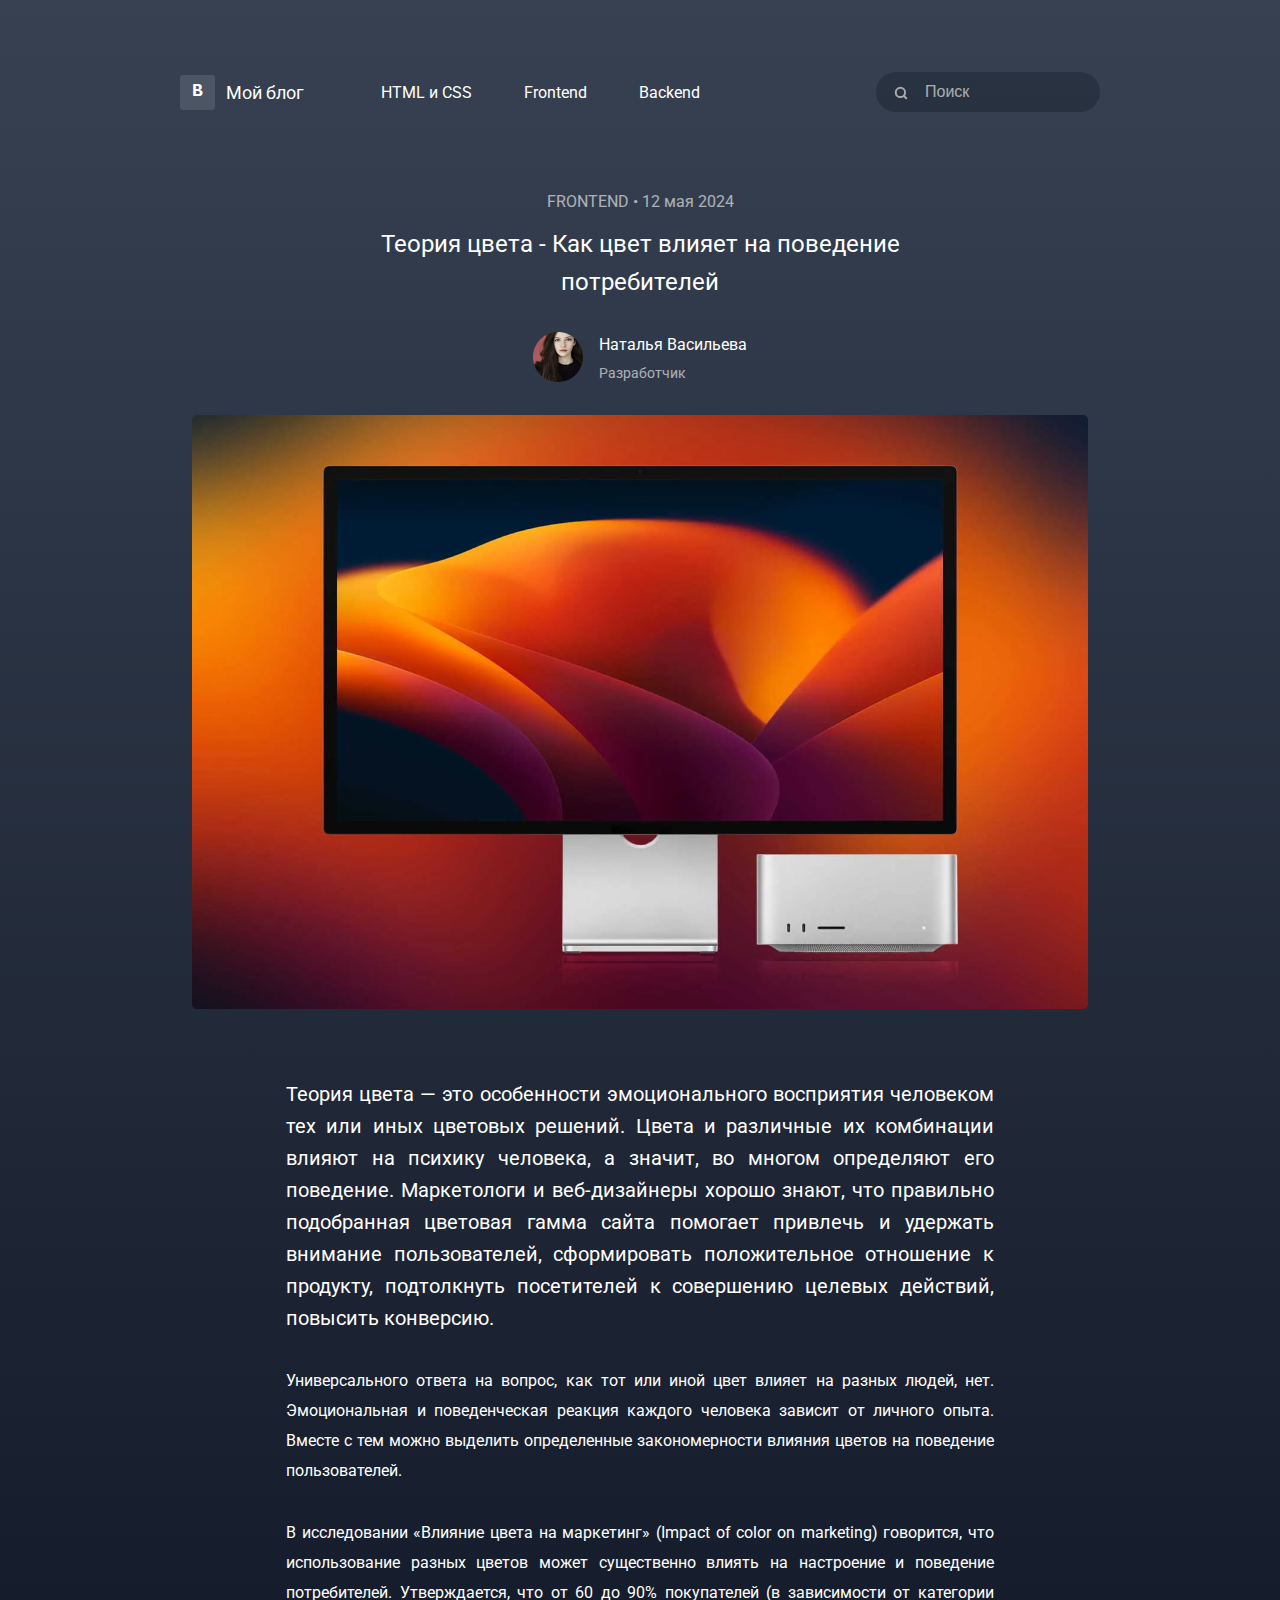
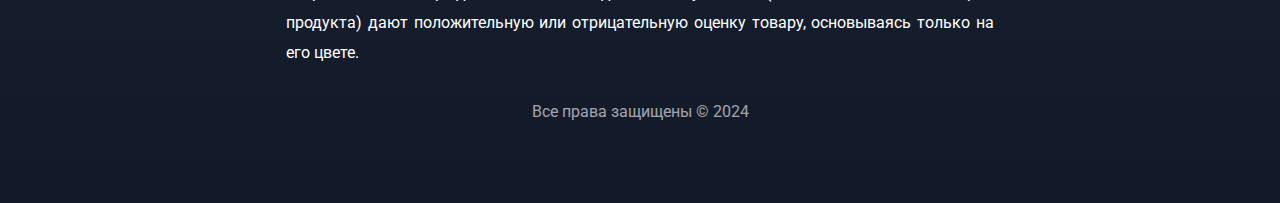
<file: 1-blog/Index.html>
<!DOCTYPE html>
<html lang="en">

<head>
    <meta charset="UTF-8" />
    <meta name="viewport" content="width=device-width, initial-scale=1.0" />
    <title>Страница блога</title>
    <link rel="preconnect" href="https://fonts.googleapis.com" />
    <link rel="preconnect" href="https://fonts.gstatic.com" crossorigin />
    <link href="https://fonts.googleapis.com/css2?family=Roboto&display=swap" rel="stylesheet" />
    <link rel="stylesheet" href="../1-blog/styles/blog.css" />
    <link rel="preconnect" href="https://fonts.googleapis.com">
    <link rel="preconnect" href="https://fonts.gstatic.com" crossorigin>
    <link href="https://fonts.googleapis.com/css2?family=Source+Code+Pro:ital,wght@0,600;1,600&display=swap"
        rel="stylesheet">

</head>

<body>
    <header>
        <nav class="nav">
            <div class="nav_items">
                <a class="blog-link" href="#">
                    <div class="avatar">В</div>
                    <div class="name_blog">Мой блог</div>
                </a>
                <ul class="list_nav">
                    <li>
                        <a class="header-link" href="#">HTML и CSS</a>
                    </li>
                    <li>
                        <a class="header-link" href="#">Frontend</a>
                    </li>
                    <li>
                        <a class="header-link" href="#">Backend</a>
                    </li>
                </ul>
            </div>
            <form action="#" method="get" class="form">
                <img src="../img/Search.icon.svg" alt="Иконка поиска" id="search_icon" />
                <input type="text" name="search" placeholder="Поиск" />
            </form>
        </nav>
    </header>
    <main>
        <article>
            <div class="data-article">FRONTEND &bull; 12 мая 2024
            </div>
            <div class="header_text">
                Теория цвета - Как цвет влияет на поведение <br> потребителей
            </div>
            <div class="author-article">
                <div>
                    <img src="../img/Author.png" alt="Фото автора статьи" />
                </div>
                <div class="info_person">
                    <div class="name">Наталья Васильева</div>
                    <div class="specialization">Разработчик</div>
                </div>
                
            </div>
            <div class="img">
                <img src="../img/Article.png" alt="Обложка статьи" />
            </div>
            <div class="blog_text">
                <p>
                    Теория цвета — это особенности эмоционального восприятия человеком тех или иных цветовых решений.
                    Цвета и различные их
                    комбинации влияют на психику человека, а значит, во многом определяют его поведение. Маркетологи и
                    веб-дизайнеры хорошо
                    знают, что правильно подобранная цветовая гамма сайта помогает привлечь и удержать внимание
                    пользователей, сформировать
                    положительное отношение к продукту, подтолкнуть посетителей к совершению целевых действий, повысить
                    конверсию.
                </p>
                <p>
                    Универсального ответа на вопрос, как тот или иной цвет влияет на разных людей, нет. Эмоциональная и
                    поведенческая
                    реакция каждого человека зависит от личного опыта. Вместе с тем можно выделить определенные
                    закономерности влияния
                    цветов на поведение пользователей.
                </p>
                <p>
                    В исследовании «Влияние цвета на маркетинг» (Impact of color on marketing) говорится, что
                    использование разных цветов
                    может существенно влиять на настроение и поведение потребителей. Утверждается, что от 60 до 90%
                    покупателей (в
                    зависимости от категории продукта) дают положительную или отрицательную оценку товару, основываясь
                    только на его цвете.
                </p>
            </div>
        </article>
    </main>
    <footer>
        <div class="text_footer">Все права защищены &copy; 2024</div>
    </footer>
</body>

</html>
</file>
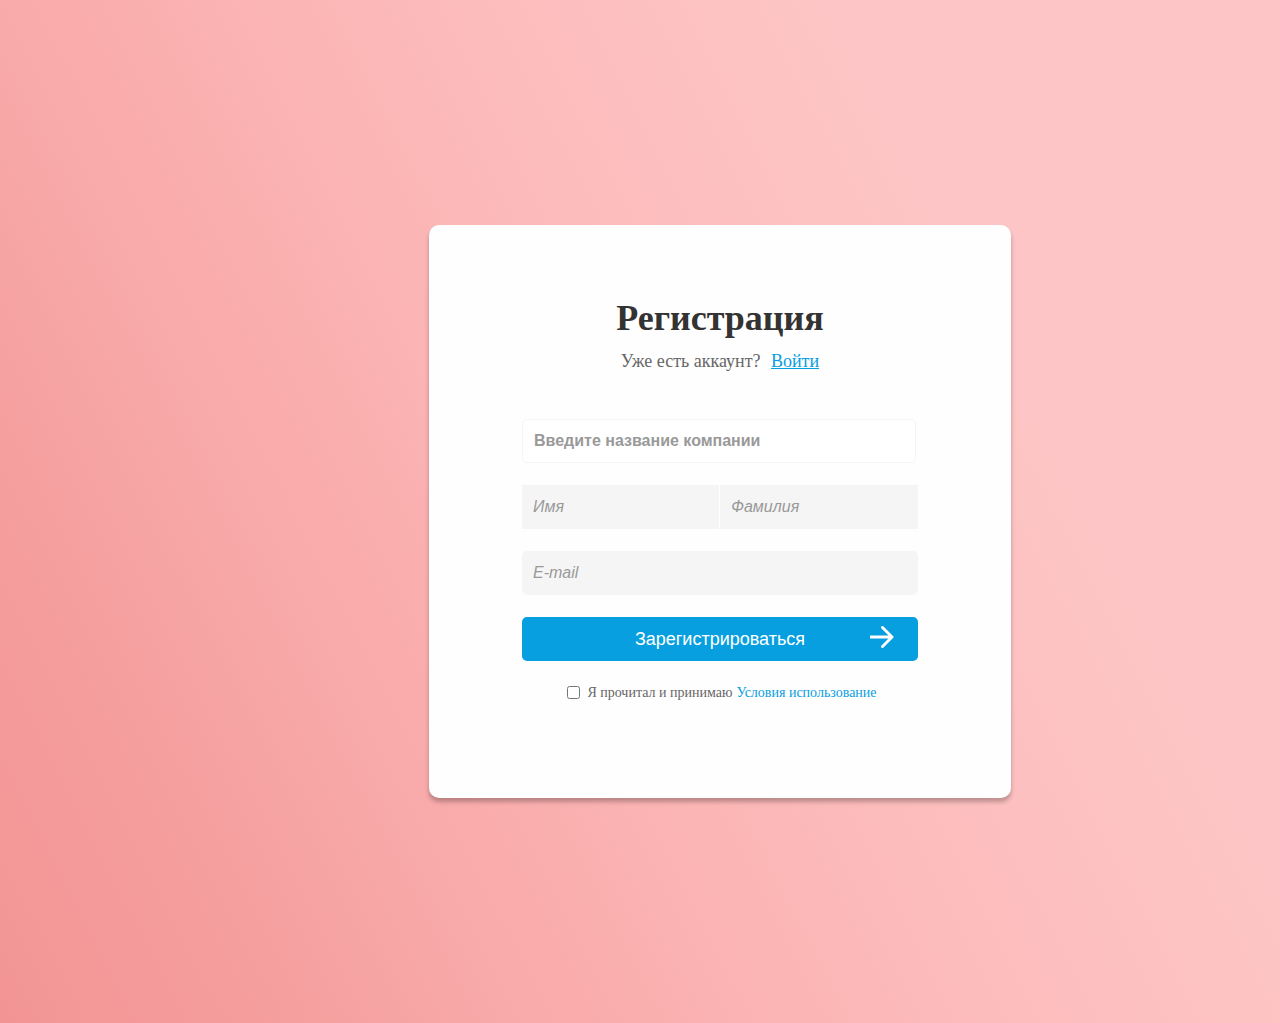
<file: 2-form/index.html>
<!DOCTYPE html>
<html lang="en">

<head>
    <meta charset="UTF-8">
    <meta name="viewport" content="width=device-width, initial-scale=1.0">
    <title>Форма регистрации</title>
    <link rel="stylesheet" href=../2-form/styles/form.css />
</head>

<body>
    <main>
        <form action="#" method="get">
            <div class="header"> 
                <div class="hero-text">Регистрация</div>
                <div class="subtitle">Уже есть аккаунт?
                    <a class=sign-up-link href="#">Войти</a>
                </div>
            </div>
            <div class="field">
                <div>
                    <input type="text" name="company_name" id="company_name" placeholder="Введите название компании" />
                </div>
                <div class="name-lastname">
                    <input type="text" name="name" id="name" placeholder="Имя" />
                    <input type="text" name="lastname" id="lastname" placeholder="Фамилия" />
                </div>
                <div>
                    <input type="email" name="email" id="email" placeholder="E-mail" required />
                </div>
                <div class="button">
                    <button type="submit">Зарегистрироваться</button>
                    <img src="../img/Arrow.png" alt="Стрелка кнопки зарегистрироваться" />
                </div>
                <div class="link-checkbox">
                    <input type="checkbox" name="checkbox" id="checkbox" />
                    <label for="checkbox">Я прочитал и принимаю</label>
                    <a id="uzer_rule" href="#">Условия использование</a>
                </div>
            </div>
        </form>
    </main>
</body>

</html>
</file>
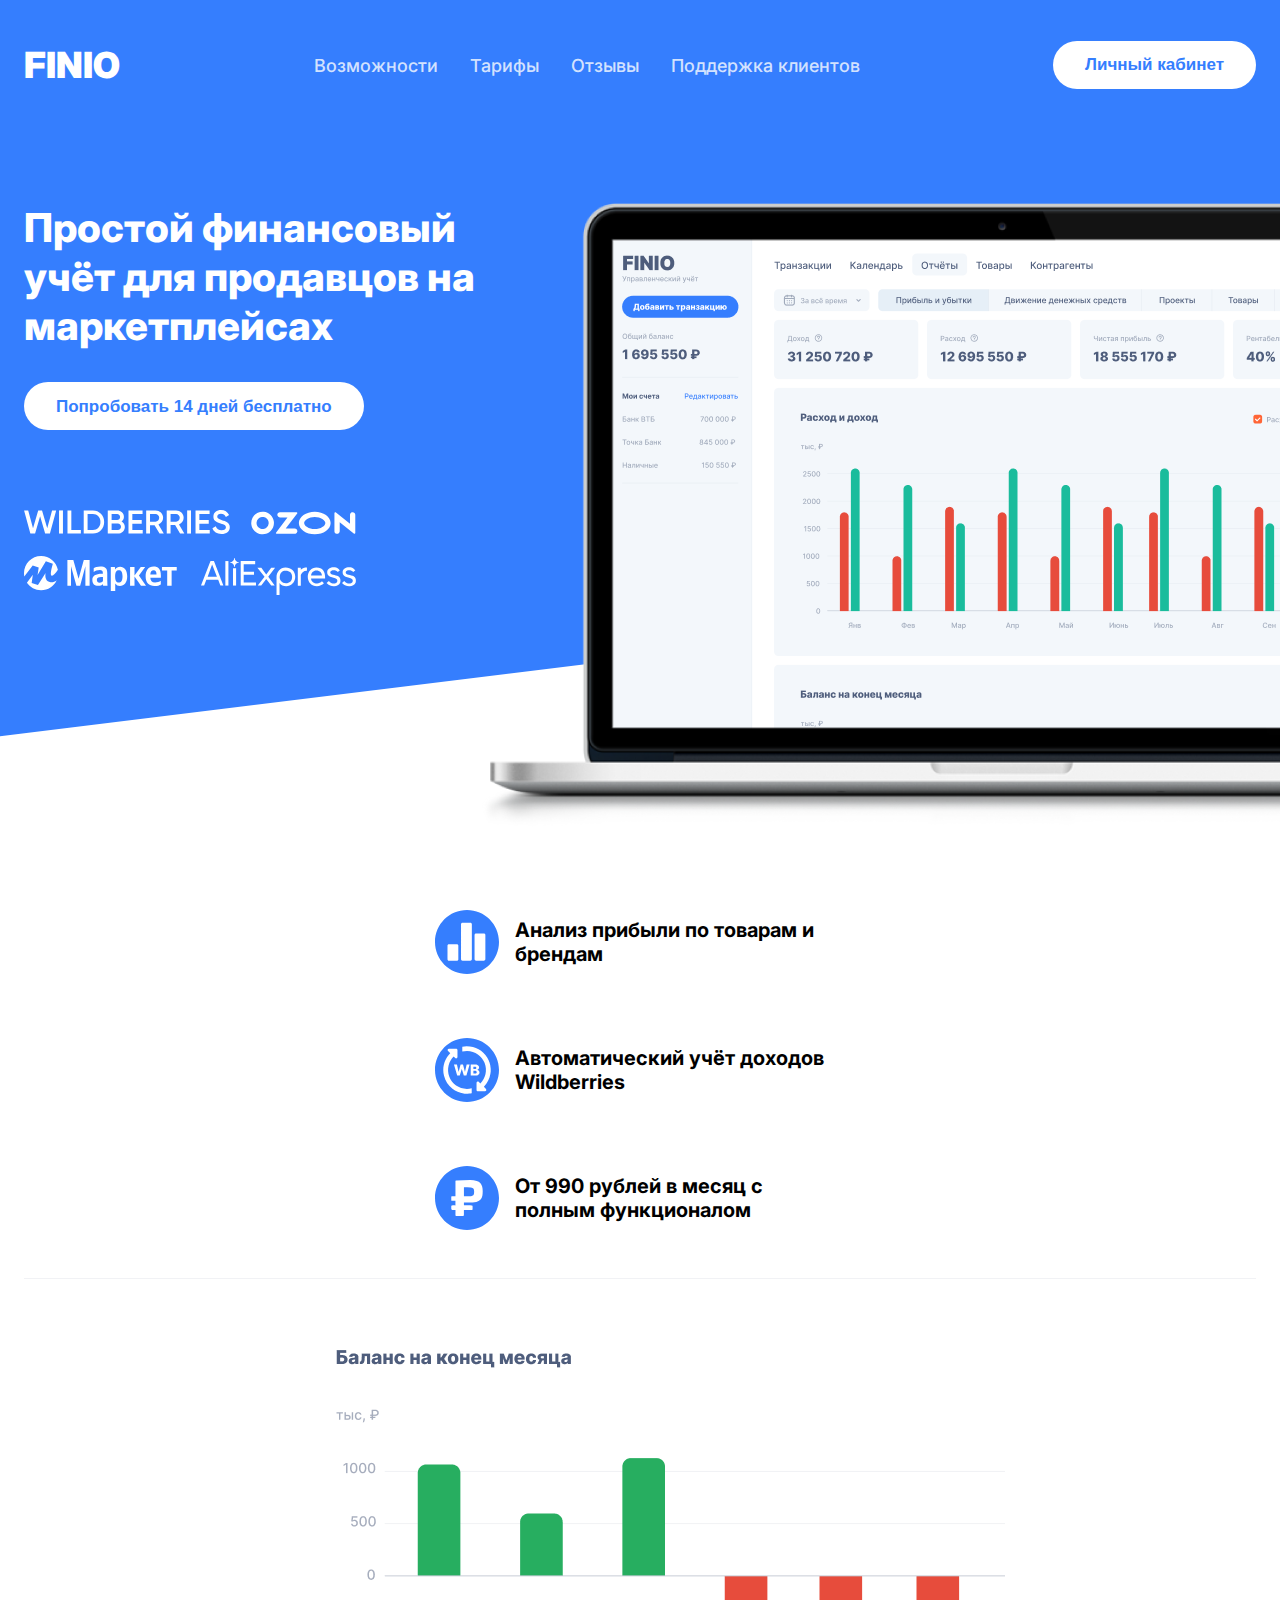
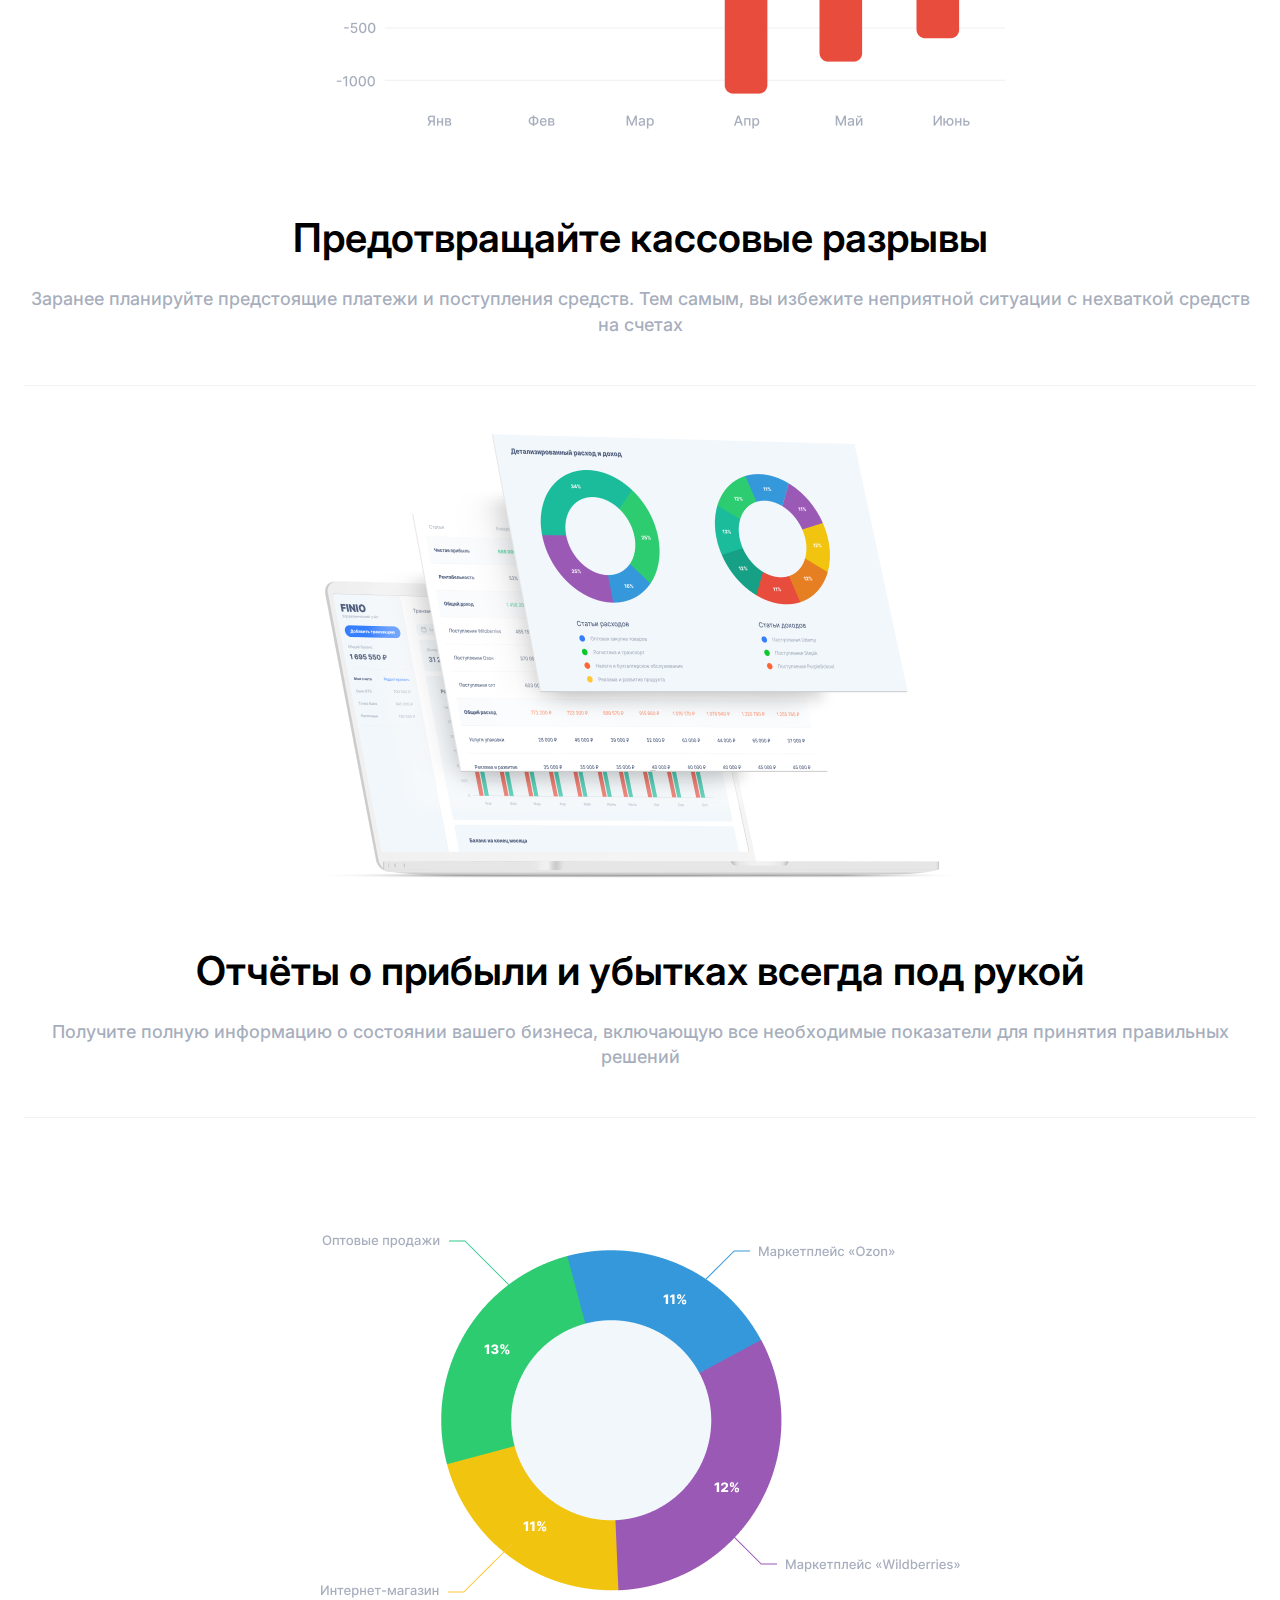
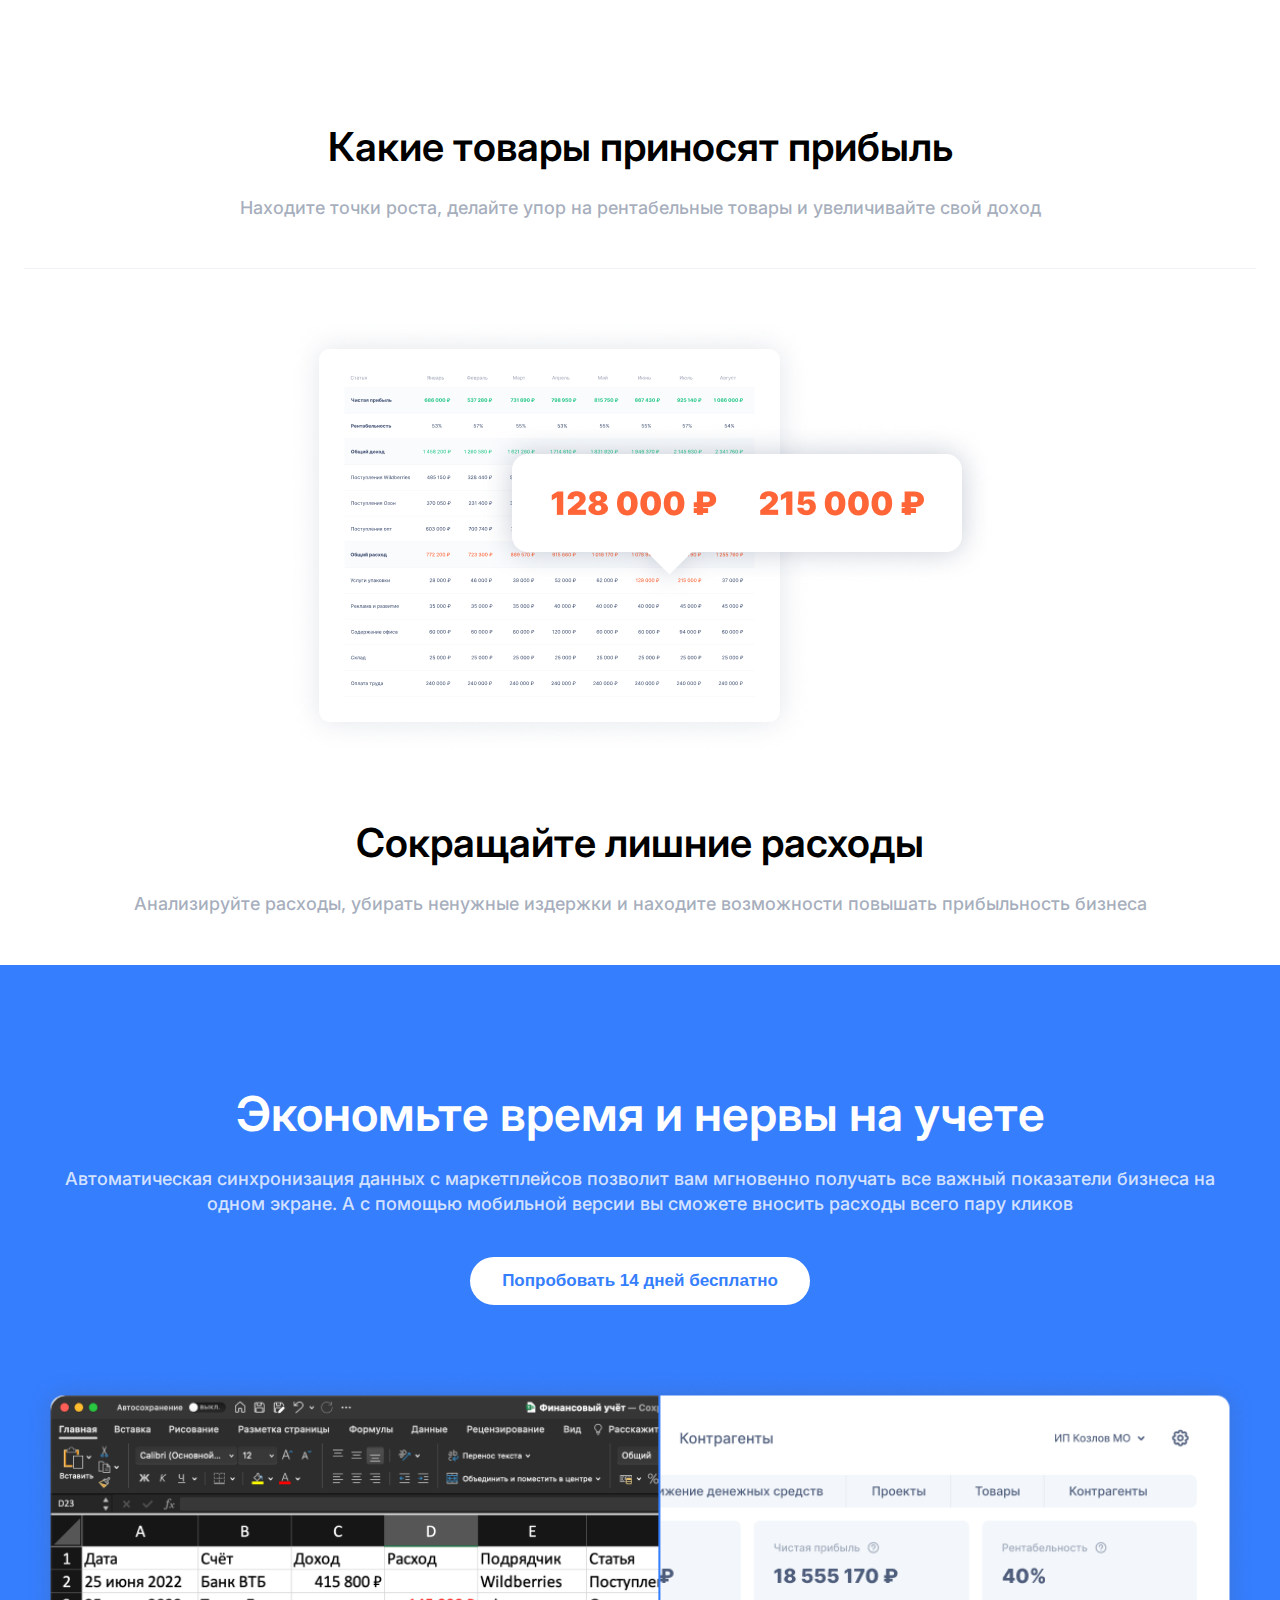
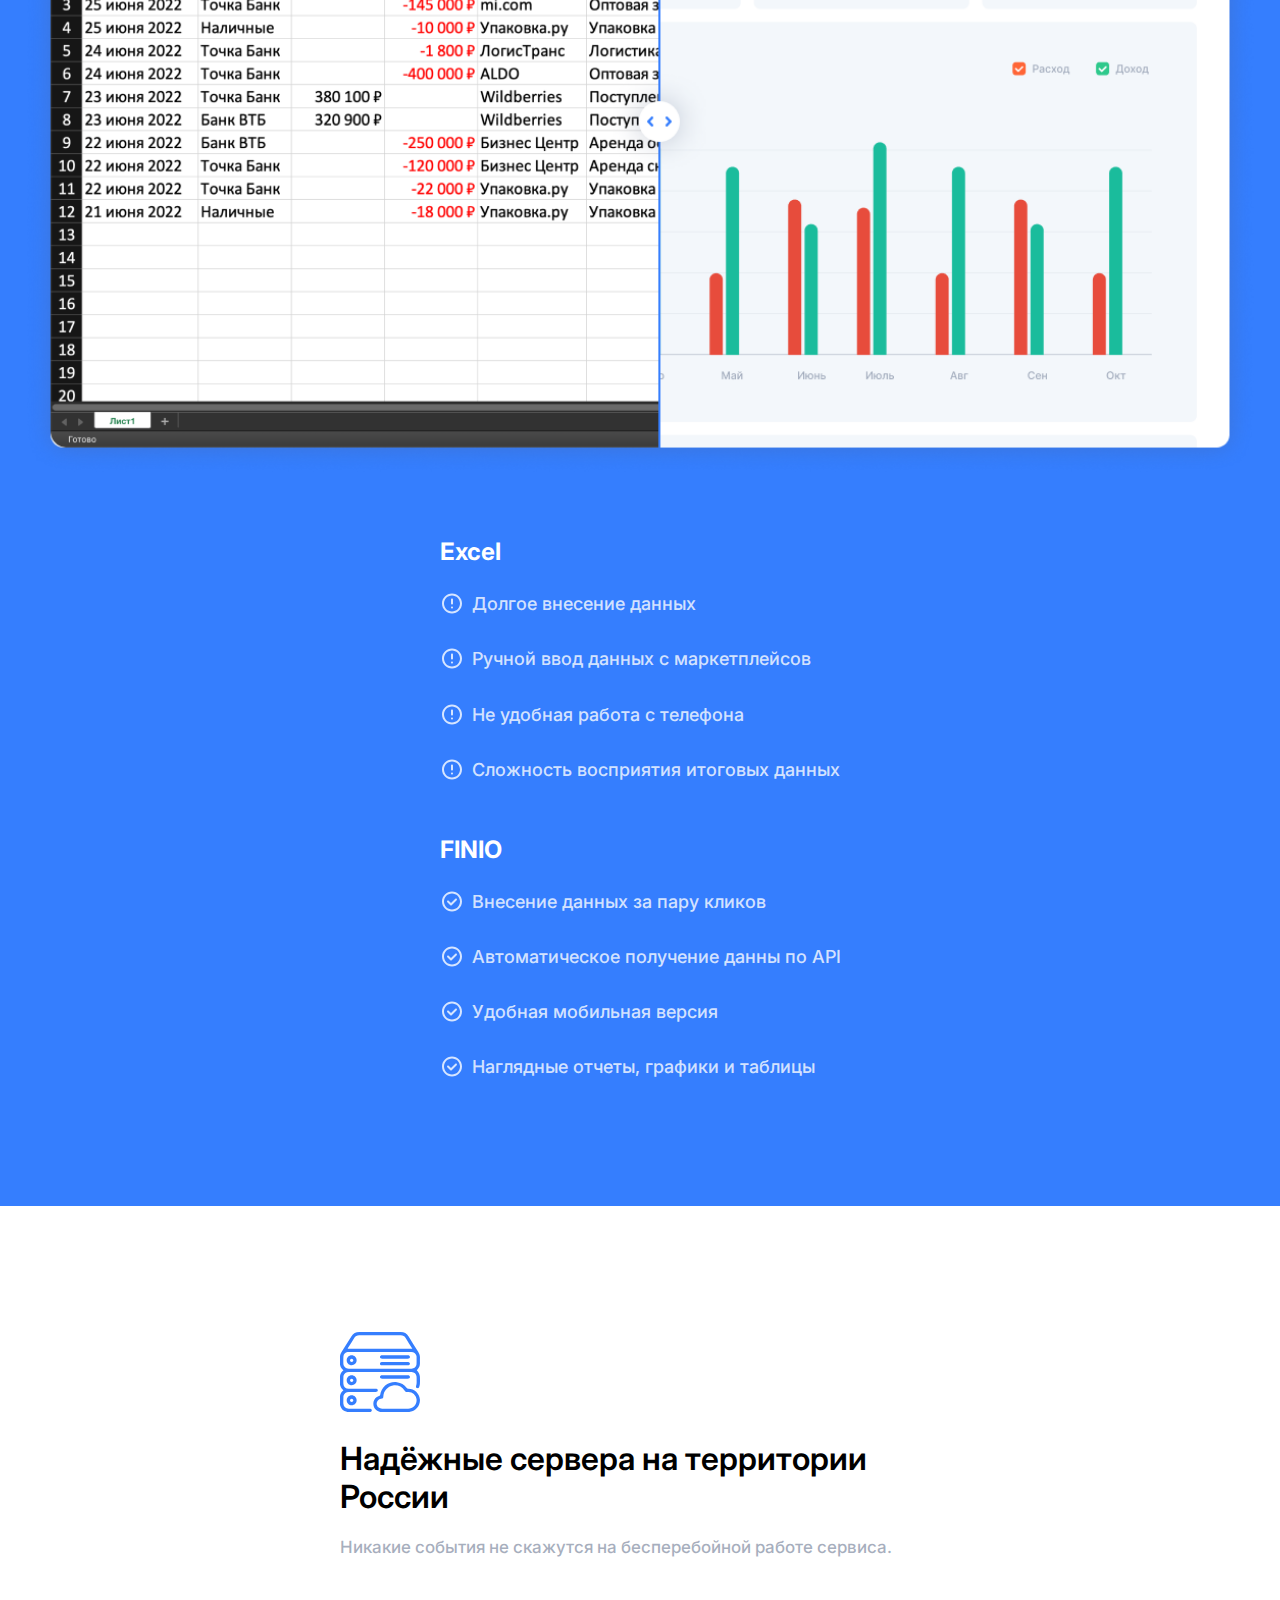
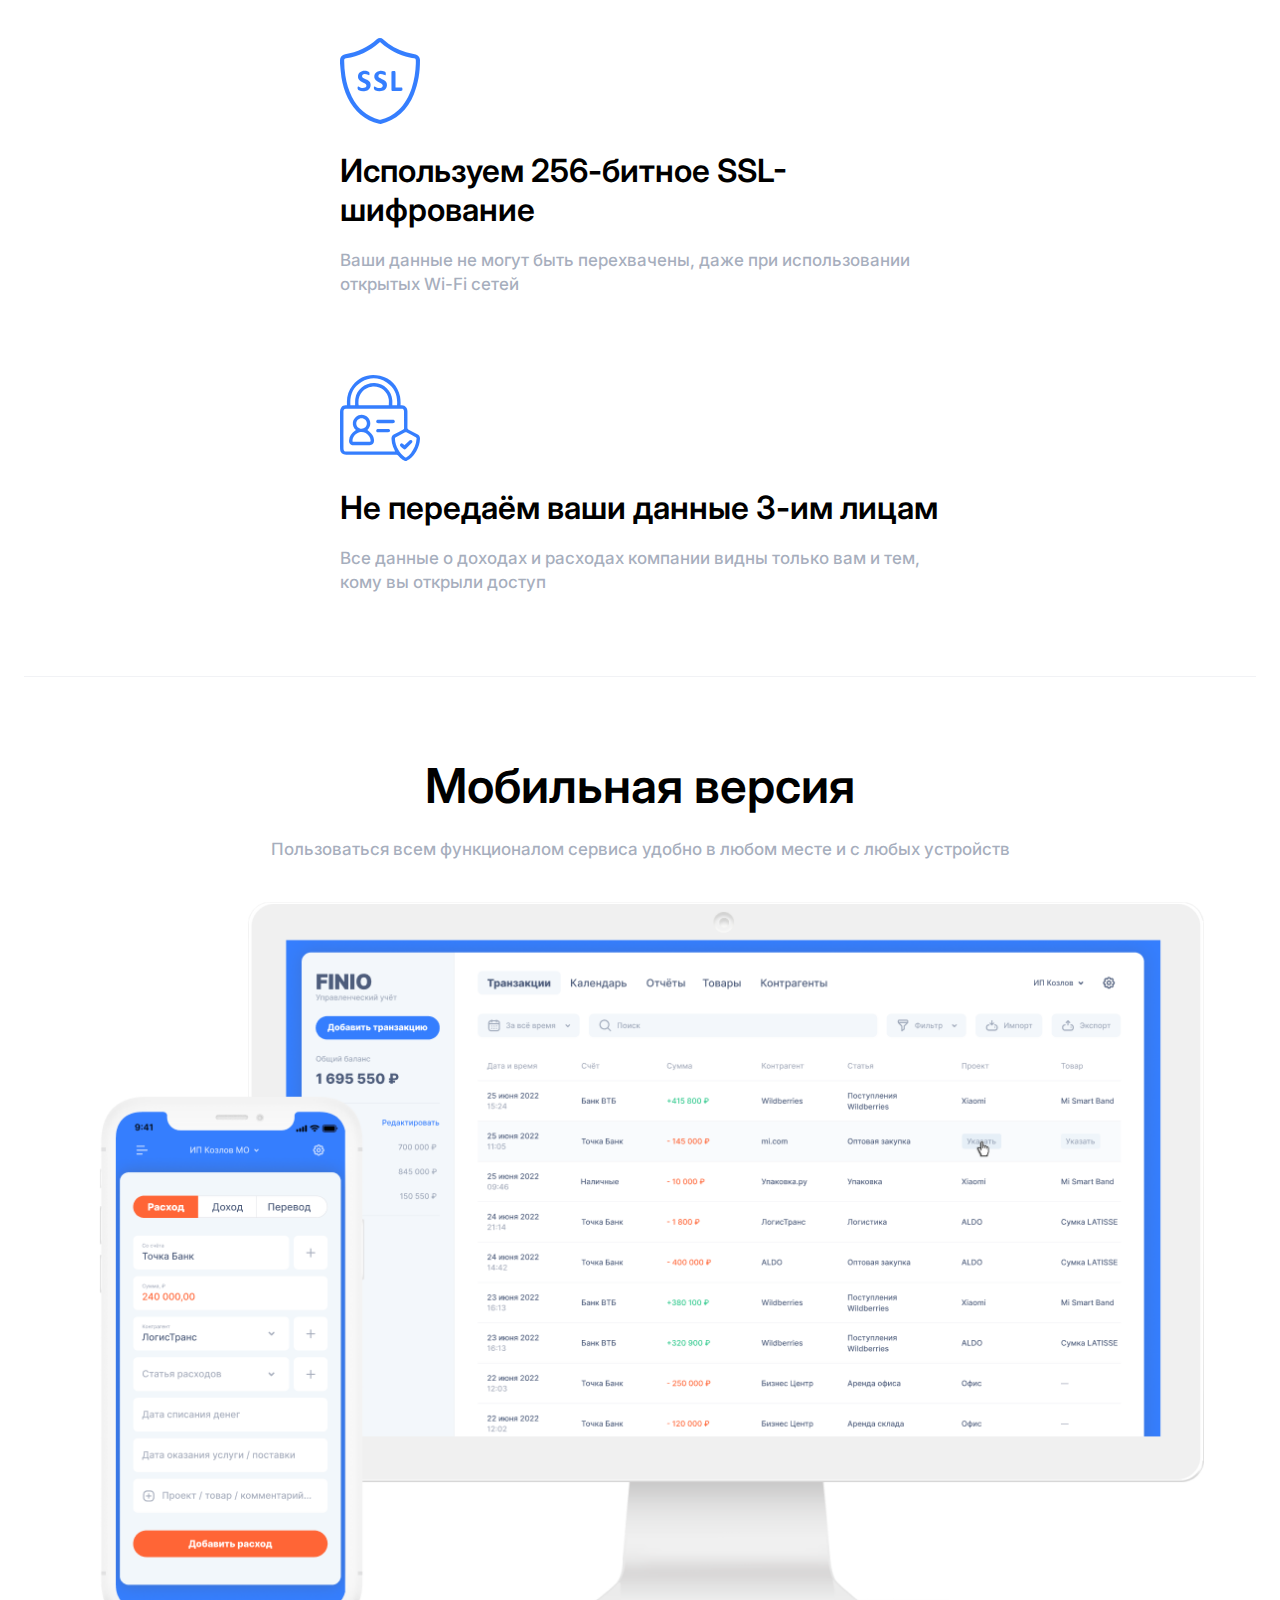
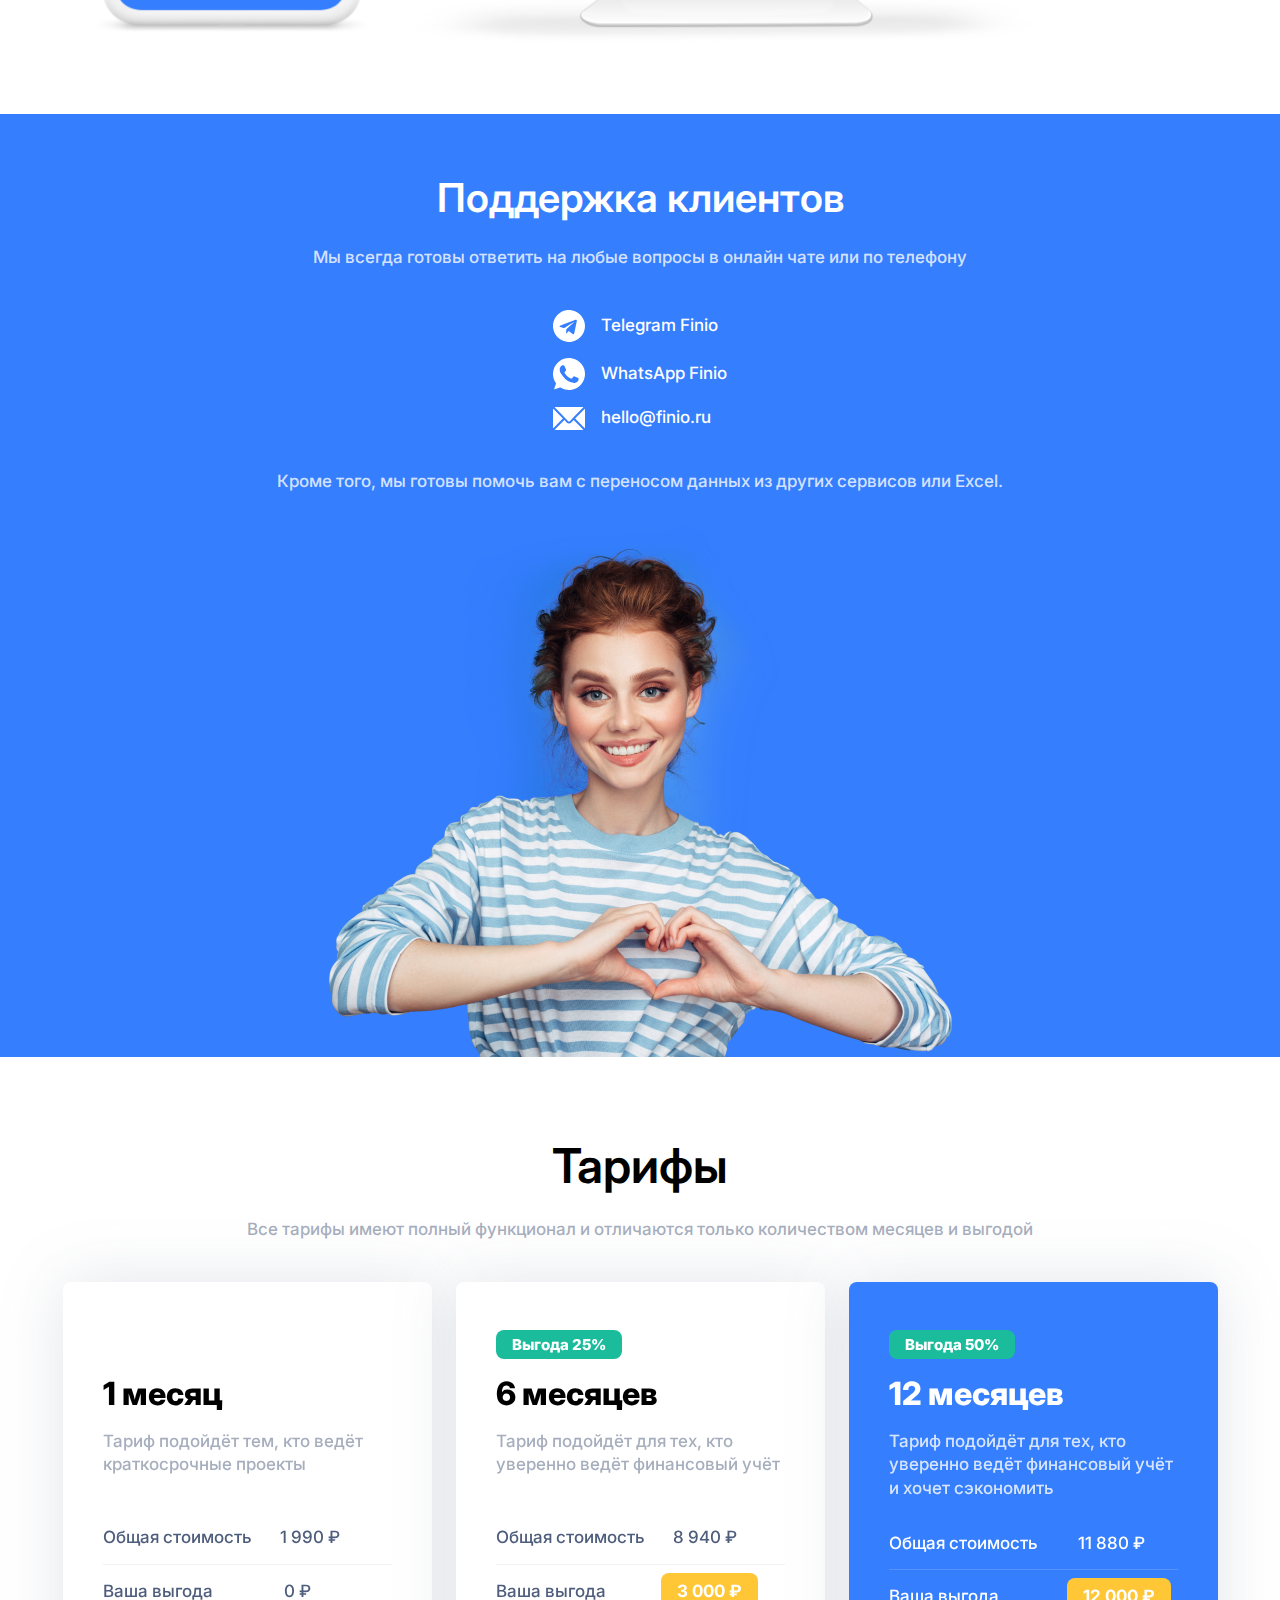
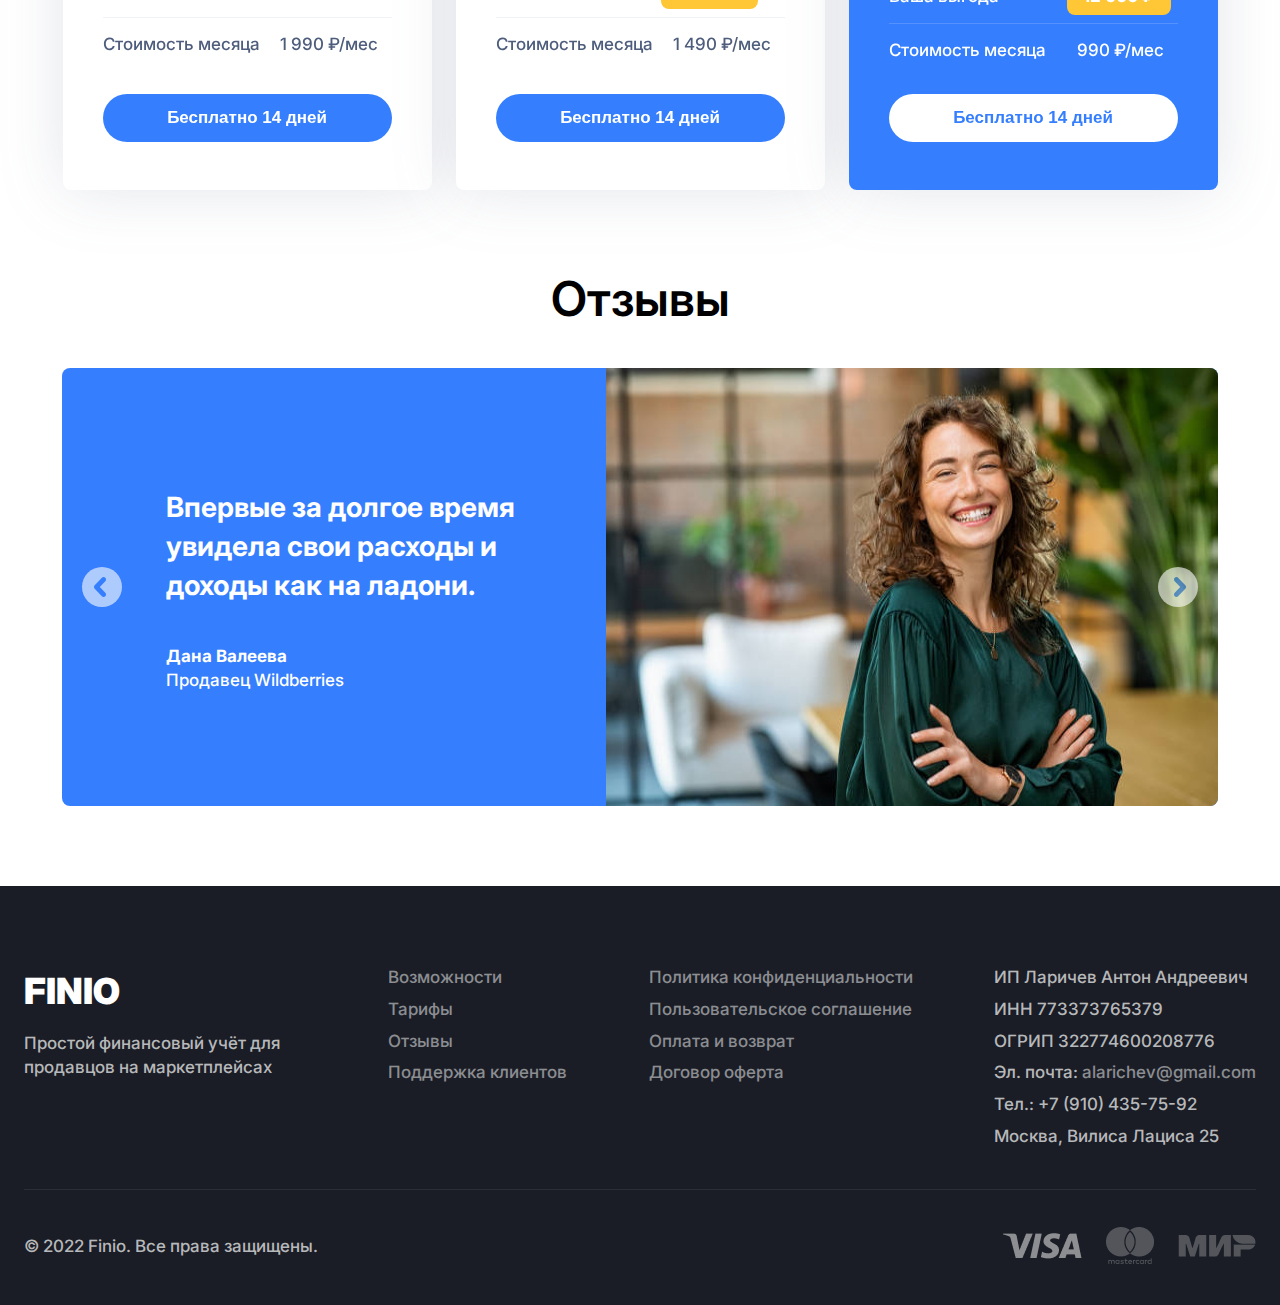
<file: 3-finio/index.html>
<!DOCTYPE html>
<html lang="en">

<head>
    <meta charset="UTF-8" />
    <meta name="viewport" content="width=device-width, initial-scale=1.0" />
    <title>Главная страница сервиса финансового учета Finio</title>
    <link rel="preconnect" href="https://fonts.googleapis.com" />
    <link rel="preconnect" href="https://fonts.gstatic.com" crossorigin />
    <link href="https://fonts.googleapis.com/css2?family=Inter:wght@100..900&display=swap" rel="stylesheet" />
    <link rel="stylesheet" href="./styles/global.css" />
    <link rel="stylesheet" href="./styles/components.css" />
    <link rel="stylesheet" href="./styles/header.css" />
    <link rel="stylesheet" href="./styles/footer.css" />
    <link rel="stylesheet" href="./styles/section-hero.css" />
    <link rel="stylesheet" href="./styles/section-main-1.css" />
    <link rel="stylesheet" href="./styles/section-main-2.css" />
    <link rel="stylesheet" href="./styles/section-main-3.css" />
    <link rel="stylesheet" href="./styles/section-main-4.css" />
    <link rel="stylesheet" href="./styles/section-main-5-grid.css" />
    <link rel="stylesheet" href="./styles/section-main-6.css" />


</head>

<body>
    <header class="header">
        <div class="header__wrapper">
            <a class="header__wrapper__logo" href="#" aria-label="Вход в личный кабинет">
                Finio
            </a>
            <nav>
                <ul class="header__wrapper__list-nav">
                    <li>
                        <a class="header__wrapper__list-nav__link" href="#">Возможности</a>
                    </li>
                    <li>
                        <a class="header__wrapper__list-nav__link" href="#">Тарифы</a>
                    </li>
                    <li>
                        <a class="header__wrapper__list-nav__link" href="#">Отзывы</a>
                    </li>
                    <li>
                        <a class="header__wrapper__list-nav__link" href="#">Поддержка клиентов</a>
                    </li>
                </ul>
            </nav>
            <button type="submit" class="main-button main-button_header">
                Личный кабинет
            </button>
            <button class="header__button-mobile-menu">
                <img src="./images/burger-menu.svg" alt="Иконка меню" />
            </button>
        </div>
    </header>
    <section class="section section_blue_hero-polugon">
        <div class="section__wrapper" id="section__wrapper__hero">
            <div class="section__wrapper__1">
                <div class="section__wrapper__1__hero">
                    <h1 class="section__wrapper__1__hero__left-header-text">
                        Простой финансовый учёт для продавцов на маркетплейсах
                    </h1>
                    <button type="submit" class="main-button">Попробовать 14 дней
                        бесплатно
                    </button>
                    <img class="section__wrapper__1__photo-market" src="./images/Market Photo.svg"
                        alt="Логотипы маркетплейсов" />
                </div>
                <img class="section__wrapper__1__hero-photo-right" src="./images/Hero-Photo.png"
                    alt="Фото главной страницы сервиса Finio" />
            </div>
        </div>
        <div class="section_blue_hero-polugon__polygon"></div>
    </section>
    <section class="section">
        <div class="section__wrapper">
            <div class="section__wrapper__discription-function-wrapper">
                <div class="section__wrapper__discription-function-wrapper__item">
                    <img src="./images/Diagram-icon.svg" alt="Диаграмма" />
                    <div class="section__wrapper__discription-function-wrapper__item__text">Анализ прибыли по товарам и
                        брендам
                    </div>
                </div>
                <div class="section__wrapper__discription-function-wrapper__item">
                    <img src="./images/WB-icon.svg" alt="Вайлдберисс" />
                    <div class="section__wrapper__discription-function-wrapper__item__text">Автоматический учёт доходов
                        Wildberries</div>
                </div>
                <div class="section__wrapper__discription-function-wrapper__item">
                    <img src="./images/Money-icon.svg" alt="Иконка рубля" />
                    <div class="section__wrapper__discription-function-wrapper__item__text">От 990 рублей в месяц с
                        полным
                        функционалом</div>
                </div>
            </div>
            <div class="section__wrapper__discription-text">
                <div class="section__wrapper__discription-text__item">
                    <div>
                        <h2 class="section__wrapper__discription-text__item__text__header">Предотвращайте кассовые
                            разрывы</h2>
                        <p class="section__wrapper__discription-text__item__text__paragraph">
                            Заранее планируйте предстоящие платежи и поступления средств. Тем самым, вы избежите
                            неприятной
                            ситуации с нехваткой средств на счетах
                        </p>
                    </div>
                    <img src="./images/Section-photo-1.png" alt="Изображение планирования платежей" />
                </div>
                <div class="section__wrapper__discription-text__item">
                    <div>
                        <h2 class="section__wrapper__discription-text__item__text__header">Отчёты о прибыли и убытках
                            всегда под рукой</h2>
                        <p class="section__wrapper__discription-text__item__text__paragraph">
                            Получите полную информацию о состоянии вашего бизнеса, включающую все необходимые показатели
                            для принятия правильных
                            решений
                        </p>
                    </div>
                    <img src="./images/Section-photo-2.png" alt="Изображение отчёта прибыли" />
                </div>
                <div class="section__wrapper__discription-text__item">
                    <div>
                        <h2 class="section__wrapper__discription-text__item__text__header">Какие товары приносят прибыль
                        </h2>
                        <p class="section__wrapper__discription-text__item__text__paragraph">
                            Находите точки роста, делайте упор на рентабельные товары и увеличивайте свой доход
                        </p>
                    </div>
                    <img src="./images/Section-photo-3.png" alt="Изображение товаров, приносящих прибыль" />
                </div>
                <div class="section__wrapper__discription-text__item">
                    <div>
                        <h2 class="section__wrapper__discription-text__item__text__header">Сокращайте лишние расходы
                        </h2>
                        <p class="section__wrapper__discription-text__item__text__paragraph">
                            Анализируйте расходы, убирать ненужные издержки и находите возможности повышать прибыльность
                            бизнеса
                        </p>
                    </div>
                    <img src="./images/Section-photo-4.png" alt="Изображение анализа расходов" />
                </div>
            </div>
        </div>
        </div>
    </section>
    <section class="section section_blue">
        <div class="section__wrapper">
            <div class="section_wrapper_3">
                <div class="section_wrapper_3__text">
                    <h2 class="section_wrapper_3__text__header">Экономьте время и нервы на учете</h2>
                    <p class="section_wrapper_3__text__paragraph">
                        Автоматическая синхронизация данных с маркетплейсов позволит вам мгновенно получать все важный
                        показатели
                        бизнеса на одном экране. А с помощью мобильной версии вы сможете вносить расходы всего пару
                        кликов
                    </p>
                </div>
                <button type="submit" class="main-button">Попробовать 14 дней бесплатно</button>
                <img src="./images/Data.png" alt="Изображение учёта  финансовых трат" />
                <div class="section_wrapper_3__list_function_product">
                    <div class="section_wrapper_3__list_function_product_item">
                        <h3>Excel</h3>
                        <ul class="section_wrapper_3__list_function_product_item__list_1">
                            <li class="section_wrapper_3__list_function_product_item__list_1__item">Долгое внесение
                                данных
                            </li>
                            <li class="section_wrapper_3__list_function_product_item__list_1__item">Ручной ввод данных с
                                маркетплейсов
                            </li>
                            <li class="section_wrapper_3__list_function_product_item__list_1__item">Не удобная работа с
                                телефона
                            </li>
                            <li class="section_wrapper_3__list_function_product_item__list_1__item">Сложность восприятия
                                итоговых
                                данных
                            </li>
                        </ul>

                    </div>
                    <div class="section_wrapper_3__list_function_product_item">
                        <h3>FINIO</h3>
                        <ul class="section_wrapper_3__list_function_product_item__list_2">
                            <li class="section_wrapper_3__list_function_product_item__list_2__item">Внесение данных за
                                пару
                                кликов
                            </li>
                            <li class="section_wrapper_3__list_function_product_item__list_2__item">Автоматическое
                                получение
                                данны
                                по API</li>
                            <li class="section_wrapper_3__list_function_product_item__list_2__item">Удобная мобильная
                                версия
                            </li>
                            <li class="section_wrapper_3__list_function_product_item__list_2__item">Наглядные отчеты,
                                графики и
                                таблицы</li>
                        </ul>
                    </div>
                </div>
            </div>
        </div>
    </section>
    <section class="section">
        <div class="section__wrapper">
            <div class="section__wrapper__confidentiality">
                <div class="section__wrapper__confidentiality__item">
                    <img src="./images/servers.svg" alt="Изображение сервера" />
                    <h3 class="section__wrapper__confidentiality__item__header">Надёжные сервера на территории России
                    </h3>
                    <p class="section__wrapper__confidentiality__item__paragraph">Никакие события не скажутся на
                        бесперебойной работе сервиса.</p>
                </div>
                <div class="section__wrapper__confidentiality__item">
                    <img src="./images/ssl.svg" alt="Изображение SSL-защиты" />
                    <h3 class="section__wrapper__confidentiality__item__header">Используем 256-битное SSL-шифрование
                    </h3>
                    <p class="section__wrapper__confidentiality__item__paragraph">Ваши данные не могут быть перехвачены,
                        даже при использовании открытых Wi-Fi сетей</p>
                </div>
                <div class="section__wrapper__confidentiality__item">
                    <img src="./images/security.svg" alt="Изображение конфиденциальности" />
                    <h3 class="section__wrapper__confidentiality__item__header">Не передаём ваши данные 3-им лицам</h3>
                    <p class="section__wrapper__confidentiality__item__paragraph">Все данные о доходах и расходах
                        компании видны только вам и тем, кому вы открыли доступ</p>
                </div>
            </div>
            <div class="section__wrapper__mobile-version-description">
                <h2 class="section__wrapper__mobile-version-description__header-text">Мобильная версия</h2>
                <p class="section__wrapper__mobile-version-description__paragraph-text">Пользоваться всем функционалом
                    сервиса удобно в любом месте и с любых устройств</p>
                <div class="section__wrapper__mobile-version-description__images">
                    <img src="./images/Finio-mobile.png" alt="Изображение мобильной версии сервиса" />
                </div>
            </div>
    </section>
    <section class="section section_banner">
        <div class="section__wrapper">
            <div class="section__wrapper__client-support">
                <img src="./images/woman.png" alt="Изображение девушки" />
                <div class="section__wrapper__client-support__description">
                    <h3 class="section__wrapper__client-support__description__header-text">Поддержка клиентов</h3>
                    <p class="section__wrapper__client-support__description__paragraph">
                        Мы всегда готовы ответить на любые вопросы в онлайн чате или по телефону
                    </p>
                    <div class="section__wrapper__client-support__description__services-feedback">
                        <div class="section__wrapper__client-support__description__services-feedback__item">
                            <img src="./images/Telegram-icon.svg" alt="Иконка телеграм" />
                            <span>Telegram Finio</span>
                        </div>
                        <div class="section__wrapper__client-support__description__services-feedback__item">
                            <img src="./images/WhatsApp-icon.svg" alt="Иконка WhatsApp" />
                            <span>WhatsApp Finio</span>
                        </div>
                        <div class="section__wrapper__client-support__description__services-feedback__item">
                            <img src="./images/email-icon.svg" alt="E-mail Finio" />
                            <span>hello@finio.ru</span>
                        </div>
                    </div>
                    <p class="section__wrapper__client-support__description__paragraph">
                        Кроме того, мы готовы помочь вам с переносом данных из других сервисов или Excel.
                    </p>
                </div>
            </div>
        </div>
        </div>
    </section>
    <section class="section">
        <div class="section__wrapper">
            <div class="content">
                <div class="tariff_description">
                    <h2 class="tariff_desription__header">Тарифы</h2>
                    <p class="tariff_description__paragraph">Все тарифы имеют полный функционал и отличаются только
                        количеством месяцев и выгодой</p>
                </div>
                <div class="tariff_wrapper">
                    <div class="tariff_wrapper__item">
                        <div class="tariff_wrapper__item__content">
                            <div class="tariff_wrapper__item__content__hero">
                                <div
                                    class="tariff_wrapper__item__content__hero__tag tariff_wrapper__item__content__hero__tag_hidden ">
                                    Выгода 25%</div>
                                <h3 class="tariff_wrapper__item__content__hero__header">1 месяц</h3>
                                <p class="tariff_wrapper__item__content__hero__paragraph">Тариф подойдёт тем, кто ведёт
                                    краткосрочные проекты</p>
                            </div>
                            <div class="tariff_wrapper__item__content__condition">
                                <div class="tariff_wrapper__item__content__condition__item">
                                    <div>Общая стоимость</div>
                                    <div>1 990 ₽</div>
                                </div>
                                <div class="tariff_wrapper__item__content__condition__item">
                                    <div>Ваша выгода</div>
                                    <div>0 ₽</div>
                                </div>
                                <div class="tariff_wrapper__item__content__condition__item">
                                    <div>Стоимость месяца</div>
                                    <div>1 990 ₽/мес</div>
                                </div>
                            </div>
                            <button type="submit" class="tariff_wrapper__item__content__button">Бесплатно 14
                                дней</button>
                        </div>
                    </div>
                    <div class="tariff_wrapper__item">
                        <div class="tariff_wrapper__item__content">
                            <div class="tariff_wrapper__item__content__hero">
                                <div class="tariff_wrapper__item__content__hero__tag">Выгода 25%</div>
                                <h3 class="tariff_wrapper__item__content__hero__header">6 месяцев</h3>
                                <p class="tariff_wrapper__item__content__hero__paragraph">Тариф подойдёт для тех, кто
                                    уверенно ведёт финансовый учёт</p>
                            </div>
                            <div class="tariff_wrapper__item__content__condition_2">
                                <div class="tariff_wrapper__item__content__condition_2__item">
                                    <div>Общая стоимость</div>
                                    <div>8 940 ₽</div>
                                </div>
                                <div class="tariff_wrapper__item__content__condition_2__item">
                                    <div>Ваша выгода</div>
                                    <div id="price_bg">3 000 ₽</div>
                                </div>
                                <div class="tariff_wrapper__item__content__condition_2__item">
                                    <div>Стоимость месяца</div>
                                    <div>1 490 ₽/мес</div>
                                </div>
                            </div>
                            <button type="submit" class="tariff_wrapper__item__content__button">
                                Бесплатно 14 дней</button>
                        </div>
                    </div>
                    <div class="tariff_wrapper__item tariff_wrapper__item_blue">
                        <div class="tariff_wrapper__item__content">
                            <div class="tariff_wrapper__item__content__hero">
                                <div class="tariff_wrapper__item__content__hero__tag">Выгода 50%</div>
                                <h3
                                    class="tariff_wrapper__item__content__hero__header tariff_wrapper__item__content__hero__header_white">
                                    12 месяцев</h3>
                                <p
                                    class="tariff_wrapper__item__content__hero__paragraph tariff_wrapper__item__content__hero__paragraph_white">
                                    Тариф подойдёт для тех, кто
                                    уверенно ведёт финансовый учёт и хочет сэкономить</p>
                            </div>
                            <div class="tariff_wrapper__item__content__condition_3">
                                <div class="tariff_wrapper__item__content__condition_3__item">
                                    <div>Общая стоимость</div>
                                    <div>11 880 ₽</div>
                                </div>
                                <div class="tariff_wrapper__item__content__condition_3__item">
                                    <div>Ваша выгода</div>
                                    <div id="price_bg">12 000 ₽</div>
                                </div>
                                <div class="tariff_wrapper__item__content__condition_3__item">
                                    <div>Стоимость месяца</div>
                                    <div>990 ₽/мес</div>
                                </div>
                            </div>
                            <button type="submit"
                                class="tariff_wrapper__item__content__button tariff_wrapper__item__content__button_white ">
                                Бесплатно 14 дней</button>
                        </div>
                    </div>
                </div>
            </div>

        </div>
    </section>
    <section class="section">
        <div class="section__wrapper">
            <div class="feedback__wrapper">
                <h2 class="feedback__wrapper__header">Отзывы</h2>
                <div class="feedback__wrapper__container">
                    <div class="feedback__wrapper__container__left">
                        <div class="feedback__wrapper__container__left__arrow">
                            <img src="./images/chevron-circle-left-Bold.svg" alt="Левый слайдер" />
                        </div>
                        <div class="feedback__wrapper__container__left__text">
                            <h3 class="feedback__wrapper__container__left__text_header">Впервые за долгое время увидела
                                свои расходы и доходы как на ладони.</h3>
                            <div class="feedback__wrapper__container__left__paragraph">
                                <div>Дана Валеева</div>
                                <div>Продавец Wildberries</div>
                            </div>
                        </div>
                        <div class="slider">
                            <img src="./images/slider.svg" alt="Слайдер страницы" />
                        </div>
                    </div>
                    <img src="./images/woman_2.png" alt="Изображение девушки">
                    <div class="feedback__wrapper__container__arrow__right">
                        <img src="./images/chevron-circle-right-Bold.svg" alt="Правый слайдер" />
                    </div>
                </div>
            </div>
        </div>
        </div>
    </section>
    <footer class="footer">
        <div class="section__wrapper">
            <div class="footer_content">
                <div class="footer_content_top">
                    <div class="footer_content_top__logo">
                        <a href="#">Finio</a>
                        <p>Простой финансовый учёт для продавцов на маркетплейсах</p>
                    </div>
                    <div class="footer_content_top__nav">
                        <ul class="footer_content_top__nav_list">
                            <a class="footer_content_top__nav_list__link" href="#">
                                <li>Возможности</li>
                            </a>
                            <a class="footer_content_top__nav_list__link" href="#">
                                <li>Тарифы</li>
                            </a>
                            <a class="footer_content_top__nav_list__link" href="#">
                                <li>Отзывы</li>
                            </a>
                            <a class="footer_content_top__nav_list__link" href="#">
                                <li>Поддержка клиентов</li>
                            </a>
                        </ul>
                    </div>
                    <div class="footer_content_top__nav_document">
                        <ul class="footer_content_top__nav_document__list">
                            <a href="#" class="footer_content_top__nav_document__link">
                                <li>Политика конфиденциальности</li>
                            </a>
                            <a href="#" class="footer_content_top__nav_document__link">
                                <li>Пользовательское соглашение</li>
                            </a>
                            <a href="#" class="footer_content_top__nav_document__link">
                                <li>Оплата и возврат</li>
                            </a>
                            <a href="#" class="footer_content_top__nav_document__link">
                                <li>Договор оферта</li>
                            </a>
                        </ul>
                    </div>
                    <div class="footer_content_top__company_info">
                        <ul class="footer_content_top__company_info__list">
                            <li>ИП Ларичев Антон Андреевич</li>
                            <li>ИНН 773373765379</li>
                            <li>ОГРИП 322774600208776</li>
                            <li>Эл. почта: <span style="color: rgba(255, 255, 255, 0.50);">alarichev@gmail.com</span></li>
                            <li>Тел.: +7 (910) 435-75-92</li>
                            <li>Москва, Вилиса Лациса 25</li>
                        </ul>
                    </div>
                </div>
                <div class="footer_content_buttom">
                    <p>© 2022 Finio. Все права защищены.</p>
                    <div><img src="./images/transaction.png" alt="Изображение платежных серверов" /></div>
                    
                </div>
            </div>
        </div>
    </footer>

</body>

</html>
</file>
<file: 1-blog/styles/blog.css>
/* Общие стили */
*{ 
    box-sizing: border-box;
}
header, main{
    max-width: 1440px;
}
body {
    color: #FFF;
    background: linear-gradient(180deg, #374151 0%, #111827 100%);
    font-family: "Roboto", sans-serif;
    font-weight: 400;
    font-style: normal;
    line-height: normal;
    margin: 0;
}
p{
    margin: 0;
    padding: 0;
}
nav ul { 
    list-style: none;
    padding: 0;
    margin: 0;
}
.nav {
    display: flex; 
    flex-direction: row;
    align-items: center;
    justify-content: space-between;
    padding: 72px 180px 28px 180px;
    margin-bottom: 52px ;
}
.nav_items {
    display: flex;
    flex-direction: row;
    column-gap: 77px;
    align-items: center;
    
}
.blog-link {
    display: flex;
    flex-direction: row;
    align-items: center;
    column-gap: 11px;
    text-decoration: none;
}
.avatar {
    font-size: 18px;
    font-family: "Source Sans Pro", monospace;
    font-weight: 600;
    width: 35px;
    height: 35px;
    background-color: #4B5563;
    color: #FFF;
    padding: 6px 12px 6px 12px;
    border-radius: 3px;
}
.name_blog {
    color: #FFF;
    font-size: 18px;
}
.list_nav {
    display: flex;
    flex-direction: row;
    column-gap: 52px;
}
.header-link { 
    font-size: 16px;
    color: #FFF;
    text-decoration: none;
}
.form { 
    position: relative;
}
.form img { 
    position: absolute;
    left: 18px;
    top: 14px;
}
.form input {
    font-size: 16px;
    width: 224px;
    height: 40px;
    background: rgba(31, 41, 55, 0.60);
    color: #FFF;
    border: none;
    border-radius: 100px;
    padding: 11px 0px 11px 49px ;
}
form input::placeholder {
    color: #FFF;
    opacity: 0.6;
}
form input:focus {
    outline:none;
}
.data-article { 
    font-size: 16px;
    opacity: 0.6;
    margin-bottom: 14px;
    text-align: center;
}
.header_text { 
    font-size: 24px;
    line-height: 38px;
    text-align: center;
    margin-bottom: 30px;
}
.author-article{
    display: flex;
    flex-direction: row;
    justify-content: center;
    align-items: center;
    column-gap: 16px;
    margin-bottom: 28px;
}
.info_person {
    display: flex;
    flex-direction: column;
}
.name { 
    font-size: 16px;
    line-height: 28px;
}
.specialization { 
    font-size: 14px;
    line-height: 28px;
    opacity: 0.6;
}
.img {
    display: flex;
    justify-content: center;
    margin-bottom: 69px;
}
.blog_text {
    display: flex;
    flex-direction: column;
    max-width: 708px;
    margin: 0 auto;
    gap: 32px;
    text-align: justify;
}
.blog_text p:first-child{
    font-size: 20px;
    line-height: 32px;
}
.blog_text p {
    font-size: 16px;
    line-height: 30px;
}
.text_footer {
    font-size: 16px;
    line-height: 28px;
    opacity: 0.6;
    text-align: center;
    margin-top: 30px;
    margin-bottom: 77px;
}
</file>
<file: 3-finio/styles/global.css>
:root {
    /* color */
    --accent-color: #357EFE;
    --primary-color: #FFF;
    --primary-color-white-dizabled: rgba(255, 255, 255, 0.80);
    --color-header-border: #5593FE;
    --color-border-gray: #F1F2F5;
    --color-primary-black-text: #000;
    --color-secondary-black-text: rgba(78, 93, 124, 0.50);
    --bg-grid-tag: #1ABC9C;
    --color-grid-card-text: #4E5D7C;
    --color-grid-tag-price: #FFC736;
    --color-arrow: #AECBFF;
    --bg-footer: #1A1D25;
    --footer-border-b: rgba(255, 255, 255, 0.08);
    --color-footer-primary: rgb(255, 255, 255, 0.70);
    --color-footer-secondary: rgba(255, 255, 255, 0.50);
    /* layout */

    --layout-width: calc(1440px - 48px);
    --max-w-100: 100%;
    --width-100: 100%;

    /* font */
    --font-s-15: 15px;
    --font-s-17: 17px;
    --font-s-18: 18px;
    --font-s-20: 20px;
    --font-s-24: 24px;
    --font-s-28: 28px;
    --font-s-32: 32px;
    --font-s-34: 34px;
    --font-s-36: 36px;
    --font-s-40: 40px;
    --font-s-48: 48px;
    --line-h-140: 140%;
    --line-h-120: 120%;
    --font-w-500: 500;
    --font-w-600: 600;
    --font-w-700: 700;
    --font-w-800: 800;
    --font-w-900: 900;

    /* border */

    --border-100: 100%;
    --border-r-47: 47px;
    --border-r-34: 34px;
    --border-r-16: 16px;
    --border-r-8: 8px;

}

* {
    box-sizing: border-box;
}

body {
    font-family: "Inter", sans-serif;
    font-style: normal;
    margin: 0;
    min-width: 375px;
}
</file>
<file: 3-finio/styles/components.css>
.main-button {
    color: var(--accent-color);
    font-size: var(--font-s-17);
    font-weight: var(--font-w-800);
    line-height: var(--line-h-140);
    cursor: pointer;
    display: inline-flex;
    align-items: center;
    justify-content: center;
    background-color: var(--primary-color);
    padding: 12px 32px;
    border-radius: var(--border-r-34);
    border: none;
    height: 48px;
}

.section__wrapper {
    max-width: var(--layout-width);
    margin: 0 auto;
    padding: 0 24px;
}

.section_blue {
    background: var(--accent-color);
}

.section {
    background-color: var(--primary-color);
}

.section__wrapper__discription-text__item__text__header {
    color: var(--color-primary-black-text);
    font-size: var(--font-s-40);
    font-weight: var(--font-w-600);
    line-height: var(--line-h-120);
    margin: 0;
    margin-bottom: 24px;
}

.section__wrapper__discription-text__item__text__paragraph {
    color: var(--color-secondary-black-text);
    font-size: var(--font-s-18);
    font-weight: var(--font-w-500);
    line-height: var(--line-h-140);
    margin: 0;
}

.tariff_wrapper__item__content__button {
    width: var(--width-100);
    font-size: var(--font-s-17);
    font-weight: var(--font-w-800);
    line-height: var(--line-h-140);
    color: var(--primary-color);
    background-color: var(--accent-color);
    border-radius: var(--border-r-47);
    padding: 12px 0;
    border: none;

}

.tariff_wrapper__item__content__button_white {
    background-color: var(--primary-color);
    color: var(--accent-color);
}

#price_bg {
    font-size: var(--font-s-17);
    font-weight: var(--font-w-700);
    line-height: var(--line-h-120);
    color: var(--primary-color);
    background: var(--color-grid-tag-price);
    border-radius: var(--border-r-8);
    padding: 8px 16px;
}

.tariff_wrapper__item__content__hero__tag {
    display: inline-flex;
    padding: 4px 16px;
    justify-content: center;
    align-items: center;
    background-color: var(--bg-grid-tag);
    border-radius: var(--border-r-8);
    color: var(--primary-color);
    font-size: var(--font-s-15);
    font-weight: var(--font-w-800);
    line-height: var(--line-h-140);
    margin-bottom: 16px;
}

.feedback__wrapper__container__left__arrow {
    cursor: pointer;
    padding: 10px 16px 10px 12px;
    height: 40px;
    width: 40px;
    background-color: var(--primary-color);
    opacity: 0.6;
    border-radius: var(--border-100);
}

.feedback__wrapper__container__arrow__right {
    cursor: pointer;
    padding: 10px 12px 10px 16px;
    height: 40px;
    width: 40px;
    background-color: var(--primary-color);
    opacity: 0.6;
    border-radius: var(--border-100);
}
.feedback__wrapper__container__left__arrow:hover {
    opacity: 1;
}
.feedback__wrapper__container__arrow__right:hover {
    opacity: 1;
}
</file>
<file: 3-finio/styles/header.css>
.header {
    background: var(--accent-color);
}

.header__wrapper {
    max-width: var(--layout-width);
    display: flex;
    align-items: center;
    justify-content: space-between;
    padding: 40px 0 40px 24px;
    margin: 0 auto;
}
.header__wrapper__logo {
    font-size: 36px;
    font-weight: 900;
    line-height: var(--line-h-140);
    color: var(--primary-color);
    text-decoration: none;
    text-transform: uppercase;
    cursor: pointer;
}
.header__wrapper__list-nav {
    cursor: pointer;
    display: flex;
    gap: 32px;
    list-style: none;
    margin: 0;
    padding: 0;
}
.header__wrapper__list-nav__link{
    font-size: var(--font-s-18);
    line-height: var(--line-h-140);
    font-weight: var(--font-w-500);
    text-decoration: none;
    color:var(--primary-color-white-dizabled)
}
.header__wrapper__list-nav__link:hover {
    color: var(--primary-color);
}
.header__button-mobile-menu {
    display: none;
    background: none;
    border: none;
}
@media (max-width: 1400px) {
    .header__wrapper {
        padding: 40px 24px;
    }
}

@media (max-width: 1024px) {
    .header__wrapper {
        padding: 24px 0px;
        border-bottom: 1px solid var(--color-header-border);
        margin: 0px 24px
    }
    .header__button-mobile-menu {
        display: block;
    }
    .header__wrapper__list-nav {
        display: none;
    }
    .main-button_header {
        display: none;
    }
}
@media (max-width: 480px) {
    .header__wrapper__logo  {
        font-size: 24px;
    }
}
</file>
<file: 3-finio/styles/footer.css>
.footer {
    background: var(--bg-footer);
}

.footer_content_top {
    display: flex;
    padding-top: 80px;
    padding-bottom: 40px;
    border-bottom: 1px solid var(--footer-border-b);
    justify-content: space-between;
}

.footer_content_buttom {
    display: flex;
    justify-content: space-between;
    padding-top: 37px;
    padding-bottom: 37px;
    align-items: center;
}

.footer_content_top__logo {
    display: flex;
    flex-direction: column;
    gap: 16px;
    max-width: 283px;
}

.footer_content_top__logo a {
    text-decoration: none;
    text-transform: uppercase;
    font-size: var(--font-s-36);
    font-weight: var(--font-w-900);
    line-height: var(--line-h-140);
    color: var(--primary-color);
}

.footer_content_top__logo p {
    margin: 0;
    color: var(--color-footer-primary);
    font-size: var(--font-s-17);
    font-weight: var(--font-w-500);
    line-height: var(--line-h-140);
}

.footer_content_top__nav_list {
    display: flex;
    flex-direction: column;
    gap: 8px;
    margin: 0;
    padding: 0;
    list-style: none;
}

.footer_content_top__nav_list__link {
    text-decoration: none;
    color: var(--color-footer-secondary);
    font-size: var(--font-s-17);
    font-weight: var(--font-w-500);
    line-height: var(--line-h-140);
}

.footer_content_top__nav_list__link:hover {
    color: var(--primary-color);
    cursor: pointer;
}

.footer_content_top__nav_document__list {
    display: flex;
    flex-direction: column;
    gap: 8px;
    margin: 0;
    padding: 0;
    list-style: none;
}

.footer_content_top__nav_document__link {
    text-decoration: none;
    color: var(--color-footer-secondary);
    font-size: var(--font-s-17);
    font-weight: var(--font-w-500);
    line-height: var(--line-h-140);
}

.footer_content_top__nav_document__link:hover {
    color: var(--primary-color);
    cursor: pointer;
}

.footer_content_top__company_info__list {
    margin: 0;
    padding: 0;
    list-style: none;
    display: flex;
    flex-direction: column;
    gap: 8px;
    color: var(--color-footer-primary);
    font-size: var(--font-s-17);
    font-weight: var(--font-w-500);
    line-height: var(--line-h-140);
}

.footer_content_buttom p {
    margin: 0;
    color: var(--color-footer-primary);
    font-size: var(--font-s-17);
    font-weight: var(--font-w-500);
    line-height: var(--line-h-140);
}

@media (max-width:1200px) {
    .footer_content_top {
        flex-direction: column;
    }
    .footer_content_top__logo {
        margin-bottom: 40px;
    }
    .footer_content_top__nav {
        margin-bottom: 48px;
    }
    .footer_content_top__nav_document {
        margin-bottom: 48px;
    }


}
@media (max-width:640px) {
    .footer_content_top {
        padding-top: 64px;
        padding-bottom: 48px;
    }
    .footer_content_buttom {
        padding-top: 48px;
        padding-bottom: 64px;
        flex-direction: column-reverse;
        align-items: start;
        gap: 24px
    }
    
}
</file>
<file: 3-finio/styles/section-hero.css>
/* Section-hero*/

#section__wrapper__hero {
    padding-right: 0;
}

.section_blue_hero-polugon {
    background: var(--accent-color);
    position: relative;
    z-index: -1;
    overflow: hidden;
}

.section_blue_hero-polugon__polygon {
    position: absolute;
    bottom: 0;
    left: 0;
    background: var(--primary-color);
    width: calc(100vw + 2000px);
    height: 368px;
    z-index: -1;
    transform: rotate(-7deg) translate(-25%, 20%);

}

.section__wrapper__1 {
    display: flex;
    justify-content: space-between;
    padding-top: 73px;
}

.section__wrapper__1__hero {
    min-width: 458px
}

.section__wrapper__1__hero__left-header-text {
    font-size: var(--font-s-40);
    font-weight: var(--font-w-800);
    line-height: var(---line-h-120);
    color: var(--primary-color);
    margin: 0;
    margin-bottom: 32px;
}

.section__wrapper__1__photo-market {
    margin-top: 80px;
    margin-bottom: 83px;
}

@media (max-width: 1400px) {
    #section__wrapper__hero {
        padding-right: 24px;
    }
}
@media (max-width: 1024px) {
    .section__wrapper__1 {
        padding-top: 28px;
    }

    .section__wrapper__1__photo-market {
        margin-top: 56px;
    }
}

@media (max-width: 840px) {
    .section__wrapper__1__hero__left-header-text {
        font-size: var(--font-s-34)
    }

    .section__wrapper__1__photo-market {
        margin-bottom: 110px;
    }
}

@media (max-width: 640px) {
    .section__wrapper__1__hero__left-header-text {
        font-size: var(--font-s-32);
    }

    .section__wrapper__1__hero-photo-right {
        display: none;
    }

    .section_blue_hero-polugon__polygon {
        transform: rotate(-7deg) translate(-25%, 50%);
    }
}

@media (max-width: 480px) {
    .section__wrapper__1__hero {
        min-width: 100%;
    }

    .section__wrapper__1__photo-market {
        max-width: 264px;
    }

    .section__wrapper__1__hero button {
        font-size: 16px;
        padding: 12px 0;
        width: 328px;
    }
}
</file>
<file: 3-finio/styles/section-main-1.css>
/* Section-main-1  */
.section__wrapper__discription-function-wrapper {
    display: flex;
    gap: 64px;
    align-items: center;
    padding: 80px 0px;
    border-bottom: 1px solid var(--color-border-gray);
    margin-bottom: 117px;
}

.section__wrapper__discription-function-wrapper__item {
    max-width: 410px;
    display: flex;
    gap: 16px;
    align-items: center;
}

.section__wrapper__discription-function-wrapper__item__text {
    font-size: var(--font-s-24);
    font-weight: var(--font-w-700);
    line-height: var(---line-h-120);
}

.section__wrapper__discription-text__item {
    display: flex;
    align-items: center;
    border-bottom: 1px solid var(--color-border-gray);
}

.section__wrapper__discription-text__item:nth-child(1) {
    gap: 41px;
    margin-bottom: 80px;
}

.section__wrapper__discription-text__item:nth-child(2) {
    gap: 69px;
    padding-bottom: 80px;
}

.section__wrapper__discription-text__item:nth-child(3) {
    gap: 74px;
    padding-bottom: 21px;
    margin-bottom: 80px;
}

.section__wrapper__discription-text__item:nth-child(4) {
    gap: 65px;
    margin-bottom: 120px;
    border-bottom: none;
}

.section__wrapper__discription-text__item:nth-child(odd) {
    margin-left: 123px;
}

.section__wrapper__discription-text__item:nth-child(even) {
    flex-direction: row-reverse;
    margin-right: 123px;
}

@media (max-width: 1300px) {
    .section__wrapper__discription-function-wrapper__item__text {
        font-size: var(--font-s-20);
    }

    .section__wrapper__discription-function-wrapper {
        flex-direction: column;
        padding-bottom: 48px;
        margin-bottom: 48px;
    }

    .section__wrapper__discription-text__item:nth-child(odd) {
        flex-direction: column-reverse;
        margin: 0;
        text-align: center;
        padding-bottom: 48px;
        margin-bottom: 48px;
    }

    .section__wrapper__discription-text__item:nth-child(even) {
        flex-direction: column-reverse;
        margin: 0;
        text-align: center;
        padding-bottom: 48px;
        margin-bottom: 48px;
    }

    .section__wrapper__discription-text__item:nth-child(4) {
        margin-bottom: 0;
    }
}


@media (max-width: 1024px) {
    .section__wrapper__discription-text__item__text__header {
        font-size: var(--font-s-36);
    }
}

@media (max-width: 860px) {
    .section__wrapper__discription-function-wrapper {
        padding-top: 28px;
        padding-bottom: 48px;
        gap: 32px;
    }

    .section__wrapper__discription-text__item__text__header {
        font-size: var(--font-s-32);
    }

    .section__wrapper__discription-text__item img {
        width: 100%;
    }

    .section__wrapper__discription-text__item:nth-child(odd) {
        gap: 32px;
    }

    .section__wrapper__discription-text__item:nth-child(even) {
        gap: 32px;
    }

}

@media (max-width: 640px) {

    .section__wrapper__discription-function-wrapper__item__text {
        font-size: var(--font-s-18);
    }
    .section__wrapper__discription-function-wrapper {
        align-items: start;
    }

    .section__wrapper__discription-text__item:nth-child(odd) {
        align-items: start;
        text-align: left;
    }

    .section__wrapper__discription-text__item:nth-child(even) {
        align-items: start;
        text-align: left;
    }
}
</file>
<file: 3-finio/styles/section-main-2.css>
.section_blue {
    background: var(--accent-color);
}

.section_wrapper_3 {
    display: flex;
    flex-direction: column;
    align-items: center
}

.section_wrapper_3__text {
    margin-bottom: 40px;
    padding-top: 120px;
}

.section_wrapper_3__text__header {
    color: var(--primary-color);
    font-size: var(--font-s-48);
    font-weight: var(--font-w-600);
    line-height: var(--line-h-120);
    margin: 0;
    margin-bottom: 24px;
    text-align: center;
}

.section_wrapper_3__text__paragraph {
    color: var(--primary-color-white-dizabled);
    font-size: var(--font-s-18);
    font-weight: var(--font-w-500);
    line-height: var(--line-h-140);
    margin: 0;
    text-align: center;
    max-width: 1156px;
}

.section_wrapper_3 button {
    margin-bottom: 64px;
}

.section_wrapper_3 img {
    margin-bottom: 64px;
}

.section_wrapper_3__list_function_product {
    display: flex;
    gap: 98px;
    margin-bottom: 120px;
}

.section_wrapper_3__list_function_product_item h3 {
    margin: 0;
    margin-bottom: 24px;
    color: var(--primary-color);
    font-size: var(--font-s-24);
    font-weight: var(--font-w-700);
    line-height: var(--line-h-120);
}

.section_wrapper_3__list_function_product_item ul {
    margin: 0;
    padding: 0;
    display: flex;
    flex-direction: column;
    gap: 24px;
    list-style: none;
}

.section_wrapper_3__list_function_product_item__list_1__item {
    color: var(--primary-color-white-dizabled);
    font-size: var(--font-s-18);
    font-weight: var(--font-w-500);
    line-height: var(--line-h-140);
    display: flex;
    gap: 8px;
}

.section_wrapper_3__list_function_product_item__list_2__item {
    color: var(--primary-color-white-dizabled);
    font-size: var(--font-s-18);
    font-weight: var(--font-w-500);
    line-height: var(--line-h-140);
    display: flex;
    gap: 8px;
}

.section_wrapper_3__list_function_product_item__list_1__item::before {
    content: url(../images/exclamation-circle-icon.svg);
}

.section_wrapper_3__list_function_product_item__list_2__item::before {
    content: url(../images/check-icon.svg);
}

@media (max-width:1300px) {
    .section_wrapper_3 img {
        width: 100%;
    }

    .section_wrapper_3__list_function_product {
        flex-direction: column;
        gap: 48px;
    }
}

@media (max-width:1024px) {
    .section_wrapper_3__text__header {
        font-size: var(--font-s-40);
    }

    .section_wrapper_3__text {
        padding-top: 64px;
        margin-bottom: 32px;
    }
    .section_wrapper_3 button {
        margin-bottom: 48px;
    }
    .section_wrapper_3 img {
        margin-bottom: 55px;
    }


}

@media (max-width:860px) {
    .section_wrapper_3__text__header {
        font-size: var(--font-s-36);
    }
}

@media (max-width:640px) {
    .section_wrapper_3 {
        align-items: start;
    }

    .section_wrapper_3__text__header {
        text-align: left;
    }

    .section_wrapper_3__text__paragraph {
        width: var(--width-100);
        text-align: left;
    }
}
@media (max-width:480px) {
    .section_wrapper_3 button {
        font-size: 16px;
        width: 328px;
        padding: 12px 0;
    }
}
</file>
<file: 3-finio/styles/section-main-3.css>
/* Section-main-3 */

.section__wrapper__confidentiality {
    display: flex;
    gap: 78px;
    padding: 126px 30px 81px 30px;
    border-bottom: 1px solid var(--color-border-gray);
    margin-bottom: 80px;
}

.section__wrapper__confidentiality__item__header {
    color: var(--color-primary-black-text);
    font-size: var(--font-s-32);
    font-weight: var(--font-w-600);
    line-height: var(--line-h-120);
    margin-top: 24px;
    margin-bottom: 20px;
}

.section__wrapper__confidentiality__item__paragraph {
    margin: 0;
    color: var(--color-secondary-black-text);
    font-size: var(--font-s-17);
    font-weight: var(--font-w-500);
    line-height: var(--line-h-140);
}

.section__wrapper__mobile-version-description {
    display: flex;
    flex-direction: column;
    align-items: center;
}

.section__wrapper__mobile-version-description__header-text {
    color: var(--color-primary-black-text);
    font-size: var(--font-s-48);
    font-weight: var(--font-w-600);
    line-height: var(--line-h-120);
    margin: 0;
    margin-bottom: 24px;
}

.section__wrapper__mobile-version-description__paragraph-text {
    color: var(--color-secondary-black-text);
    font-size: var(--font-s-17);
    font-weight: var(--font-w-500);
    line-height: var(--line-h-140);
    margin: 0;
    margin-bottom: 40px;
    text-align: center;
}

.section__wrapper__mobile-version-description__images {
    margin-bottom: 120px;
}

.section__wrapper__mobile-version-description__images img {
    max-width: 1128px;
    width: var(--width-100);
}

@media (max-width:1300px) {
    .section__wrapper__confidentiality {
        flex-direction: column;
        align-items: center;
    }

    .section__wrapper__confidentiality__item {
        max-width: 600px;
    }

    .section__wrapper__mobile-version-description__images {
        margin-bottom: 64px;
    }
}

@media (max-width:1024px) {
    .section__wrapper__confidentiality {
        padding: 64px 0 48px 0;
        gap: 32px;
        margin-bottom: 48px;
    }

    .section__wrapper__confidentiality__item__header {
        font-size: var(--font-s-28);
    }

    .section__wrapper__mobile-version-description__header-text {
        font-size: var(--font-s-40);
    }

    .section__wrapper__mobile-version-description__paragraph-text {
        margin-bottom: 32px;
    }

}

@media (max-width:680px) {
    .section__wrapper__mobile-version-description {
        overflow: hidden;
    }

    .section__wrapper__mobile-version-description__images img {
        width: 677px;
        height: 450px;
    }
}

@media (max-width:640px) {
    .section__wrapper__mobile-version-description__header-text {
        font-size: var(--font-s-36);
    }

    .section__wrapper__mobile-version-description {
        align-items: start;
    }

    .section__wrapper__confidentiality {
        align-items: start;
    }

    .section__wrapper__confidentiality__item img {
        max-width: 64px;
    }

    .section__wrapper__mobile-version-description__paragraph-text {
        text-align: start;
    }
}
</file>
<file: 3-finio/styles/section-main-4.css>
.section__wrapper__client-support {
    display: flex;
    gap: 74px;
    background-color: var(--accent-color);
    border-radius: var(--border-r-16);
    padding-left: 100px;
    padding-right: 161px;
    margin-bottom: 80px;
}

.section__wrapper__client-support__description {
    padding-top: 81px;
    padding-bottom: 40px;
}

.section__wrapper__client-support__description__header-text {
    color: var(--primary-color);
    font-size: var(--font-s-40);
    font-weight: var(--font-w-600);
    line-height: var(--line-h-120);
    margin: 0;
    margin-bottom: 24px;

}

.section__wrapper__client-support__description__header-text+p {
    margin: 0;
    margin-bottom: 40px;
}

.section__wrapper__client-support__description__paragraph {
    color: var(--primary-color-white-dizabled);
    font-size: var(--font-s-17);
    font-weight: var(--font-w-500);
    line-height: var(--line-h-140);
    margin: 0;
}

.section__wrapper__client-support__description__services-feedback {
    display: flex;
    flex-direction: column;
    gap: 16px;
    margin-bottom: 40px;
}

.section__wrapper__client-support__description__services-feedback__item {
    display: flex;
    align-items: center;
    gap: 16px;
}

.section__wrapper__client-support__description__services-feedback__item span {
    color: var(--primary-color);
    font-size: var(--font-s-17);
    font-weight: var(--font-w-500);
    line-height: var(--line-h-140);
}

@media (max-width:1300px) {
    .section_banner {
        background: var(--accent-color);
    }

    .section__wrapper__client-support {
        border: none;
        background: none;
        flex-direction: column-reverse;
        align-items: center;
        gap: 32px;
    }

    .section__wrapper__client-support__description {
        display: flex;
        flex-direction: column;
        align-items: center;
    }

    .section__wrapper__client-support__description__header-text {
        text-align: center;
    }

    .section__wrapper__client-support__description__paragraph {
        text-align: center;
    }

    .section__wrapper__client-support {
        padding-right: 100px;
    }

    .section__wrapper__client-support__description {
        padding-top: 60px;
        padding-bottom: 0;
    }

}

@media (max-width:640px) {
    .section__wrapper__client-support > img {
        width: var(--width-100);
    }
    .section__wrapper__client-support {
        align-items: start;
    }
    .section__wrapper__client-support__description {
        align-items: start;
    }
    .section__wrapper__client-support__description__header-text {
            text-align: left;
        }
    
    .section__wrapper__client-support__description__paragraph {
            text-align: left;
        }
    .section__wrapper__client-support {
        padding: 0;
    }
    .section__wrapper__client-support__description__services-feedback {
        margin-bottom: 32px;
    }
    .section__wrapper__client-support__description__header-text + p {
        margin-bottom: 32px;
    }
    .section__wrapper__client-support {
        margin-bottom: 48px;
    }
}
</file>
<file: 3-finio/styles/section-main-5-grid.css>
.content {
    display: flex;
    flex-direction: column;
    align-items: center;
}

.tariff_description {
    display: flex;
    flex-direction: column;
    align-items: center;
    gap: 24px;
    margin-bottom: 40px;
}

.tariff_desription__header {
    margin: 0;
    color: var(--color-primary-black-text);
    font-size: var(--font-s-48);
    font-weight: var(--font-w-600);
    line-height: var(--line-h-120);
}

.tariff_description__paragraph {
    margin: 0;
    color: var(--color-secondary-black-text);
    font-size: var(--font-s-17);
    font-weight: var(--font-w-500);
    line-height: var(--line-h-140);
    text-align: center;
}

.tariff_wrapper {
    display: grid;
    grid-template-columns: repeat(auto-fit, minmax(328px, 369px));
    gap: 24px;
    margin-bottom: 80px;
    width: 100%;
    justify-content: center;
}

.tariff_wrapper__item__content__hero__tag_hidden {
    visibility: hidden;
}

.tariff_wrapper__item {
    padding: 48px 40px;
    background: var(--primary-color);
    filter: drop-shadow(0px 0px 32px rgba(78, 93, 124, 0.16));
    border-radius: var(--border-r-8);
}

.tariff_wrapper__item_blue {
    background: var(--accent-color);
}

.tariff_wrapper__item__content__hero__header {
    margin: 0;
    margin-bottom: 16px;
    color: var(--color-primary-black-text);
    font-size: var(--font-s-32);
    font-weight: var(--font-w-800);
    line-height: var(--line-h-120);
}

.tariff_wrapper__item__content__hero__header_white {
    color: var(--primary-color);
}

.tariff_wrapper__item__content__hero__paragraph {
    margin: 0;
    margin-bottom: 50px;
    color: var(--color-secondary-black-text);
    font-size: var(--font-s-17);
    font-weight: var(--font-w-500);
    line-height: var(--line-h-140);
}

.tariff_wrapper__item__content__hero__paragraph_white {
    color: var(--primary-color-white-dizabled);
    margin-bottom: 32px;
}

.tariff_wrapper__item__content__condition {
    display: flex;
    flex-direction: column;
    gap: 16px;
    margin-bottom: 40px;
}

.tariff_wrapper__item__content__condition__item {
    padding-bottom: 16px;
    border-bottom: 1px solid var(--color-border-gray);
    color: var(--color-grid-card-text);
    font-size: var(--font-s-17);
    font-weight: var(--font-w-500);
    line-height: var(--line-h-120);
}

.tariff_wrapper__item__content__condition__item:nth-child(1) {
    display: flex;
    gap: 28px;
    align-items: center;
}

.tariff_wrapper__item__content__condition__item:nth-child(2) {
    display: flex;
    gap: 71px;
    align-items: center;
}

.tariff_wrapper__item__content__condition__item:nth-child(3) {
    display: flex;
    align-items: center;
    gap: 20px;
    border: none;
    padding-bottom: 0;
}

.tariff_wrapper__item__content__condition_2 {
    display: flex;
    flex-direction: column;
    margin-bottom: 40px;
}

.tariff_wrapper__item__content__condition_2__item {
    border-bottom: 1px solid var(--color-border-gray);
    color: var(--color-grid-card-text);
    font-size: var(--font-s-17);
    font-weight: var(--font-w-500);
    line-height: var(--line-h-120);
}

.tariff_wrapper__item__content__condition_2__item:nth-child(1) {
    display: flex;
    gap: 28px;
    align-items: center;
    padding-bottom: 16px;
}

.tariff_wrapper__item__content__condition_2__item:nth-child(2) {
    display: flex;
    gap: 55px;
    align-items: center;
    padding: 8px 0;
}

.tariff_wrapper__item__content__condition_2__item:nth-child(3) {
    display: flex;
    gap: 20px;
    align-items: center;
    padding-top: 16px;
    border: none;
}

.tariff_wrapper__item__content__condition_3 {
    display: flex;
    flex-direction: column;
    margin-bottom: 34px;
}

.tariff_wrapper__item__content__condition_3__item {
    border-bottom: 1px solid rgba(255, 255, 255, 0.16);
    color: var(--primary-color);
    font-size: var(--font-s-17);
    font-weight: var(--font-w-500);
    line-height: var(--line-h-120);
}

.tariff_wrapper__item__content__condition_3__item:nth-child(1) {
    display: flex;
    gap: 40px;
    align-items: center;
    padding-bottom: 16px;
}

.tariff_wrapper__item__content__condition_3__item:nth-child(2) {
    display: flex;
    gap: 68px;
    align-items: center;
    padding: 8px 0;
}

.tariff_wrapper__item__content__condition_3__item:nth-child(3) {
    display: flex;
    gap: 31px;
    padding-top: 16px;
    align-items: center;
    border: none;
}

@media (max-width:1200px) {

    .tariff_wrapper__item__content__hero__paragraph_white {
        margin-bottom: 50px;
    }

    .tariff_wrapper__item__content__condition_3 {
        margin-bottom: 40px;
    }
}

@media (max-width:1024px) {
    .tariff_desription__header {
        font-size: var(--font-s-40);
    }
}

@media (max-width:640px) {
    .tariff_wrapper {
        margin-bottom: 64px;
    }

    .tariff_desription__header {
        font-size: var(--font-s-36);
    }

    .tariff_description__paragraph {
        text-align: start;
    }

    .content {
        align-items: start;
    }

    .tariff_description {
        align-items: start;
        margin-bottom: 32px;
    }

}

@media (max-width:480px) {
    .tariff_wrapper {
        margin-bottom: 64px;
    }

    .tariff_wrapper__item {
        padding: 48px 24px;
    }

    .tariff_wrapper__item__content__hero__tag_hidden {
        display: none;
    }

    .tariff_wrapper__item__content__hero__paragraph {
        margin-bottom: 32px;
    }

    .tariff_wrapper__item__content__condition__item:nth-child(3) {
        gap: 11px;
    }

    .tariff_wrapper__item__content__condition_2__item:nth-child(1) {
        gap: 19px;
    }

    .tariff_wrapper__item__content__condition_2__item:nth-child(2) {
        gap: 46px;
    }

    .tariff_wrapper__item__content__condition_2__item:nth-child(3) {
        gap: 11px;
    }

    .tariff_wrapper__item__content__condition_3__item:nth-child(1) {
        gap: 29px;
    }

    .tariff_wrapper__item__content__condition_3__item:nth-child(2) {
        gap: 57px;
    }

    .tariff_wrapper__item__content__condition_3__item:nth-child(3) {
        gap: 21px;
    }

    .tariff_wrapper__item__content__condition_1 {
        margin-bottom: 32px;
    }

    .tariff_wrapper__item__content__condition_2 {
        margin-bottom: 32px;
    }

    .tariff_wrapper__item__content__condition_3 {
        margin-bottom: 32px;
    }
}
</file>
<file: 3-finio/styles/section-main-6.css>
.feedback__wrapper {
    display: flex;
    flex-direction: column;
    gap: 40px;
    align-items: center;
    margin-bottom: 80px;
}

.feedback__wrapper__header {
    margin: 0;
    color: var(--color-primary-black-text);
    font-size: var(--font-s-48);
    font-weight: var(--font-w-600);
    line-height: var(--line-h-120);
}

.feedback__wrapper__container {
    background-color: var(--accent-color);
    display: flex;
    max-width: 1156px;
    width: 100%;
    border-radius: var(--border-r-8);
    position: relative;
}

.feedback__wrapper__container__left {
    position: relative;
}

.feedback__wrapper__container__left__arrow {
    position: absolute;
    top: 50%;
    left: 0;
    transform: translate(50%, -50%);
}

.feedback__wrapper__container__left__text {
    display: flex;
    flex-direction: column;
    gap: 40px;
    margin: 120px 24px 113px 104px;
}

.feedback__wrapper__container__left__text_header {
    margin: 0;
    color: var(--primary-color);
    font-size: var(--font-s-28);
    font-weight: var(--font-w-700);
    line-height: var(--line-h-140);
}

.feedback__wrapper__container__left__paragraph {
    color: var(--primary-color);
    font-size: var(--font-s-17);
    line-height: var(--line-h-140);
    font-weight: var(--font-w-700);
}

.feedback__wrapper__container__left__paragraph div:nth-child(2) {
    font-weight: var(--font-w-500);
}

.feedback__wrapper__container__left+img {
    border-radius: 0 8px 8px 0;
}

.feedback__wrapper__container__arrow__right {
    position: absolute;
    top: 50%;
    right: 0;
    transform: translate(-50%, -50%);
}

.slider {
    display: none;
    margin-bottom: 48px;
}

@media (max-width:1200px) {
    .feedback__wrapper__container {
        flex-direction: column-reverse;
    }

    .feedback__wrapper__header {
        font-size: var(--font-s-40);
    }

    .feedback__wrapper__container__arrow__right {
        display: none;
    }

    .feedback__wrapper__container__left__arrow {
        display: none;
    }

    .slider {
        display: block;
    }

    .feedback__wrapper__container__left {
        display: flex;
        flex-direction: column;
        align-items: center;
    }

    .feedback__wrapper__container__left+img {
        border-radius: var(--border-r-8);
    }

    .feedback__wrapper__container__left__text {
        align-items: center;
        margin: 48px 24px;
        text-align: center;
        gap: 24px;
    }

}

@media (max-width:640px) {

    .feedback__wrapper {
        align-items: start;
        gap: 32px;
        margin-bottom: 64px;
    }

    .feedback__wrapper__header {
        font-size: var(--font-s-36);
    }

    .feedback__wrapper__container__left__text {
        align-items: start;
        text-align: start;
    }

    .feedback__wrapper__container__left__text_header {
        font-size: var(--font-s-24);
    }


}
</file>
